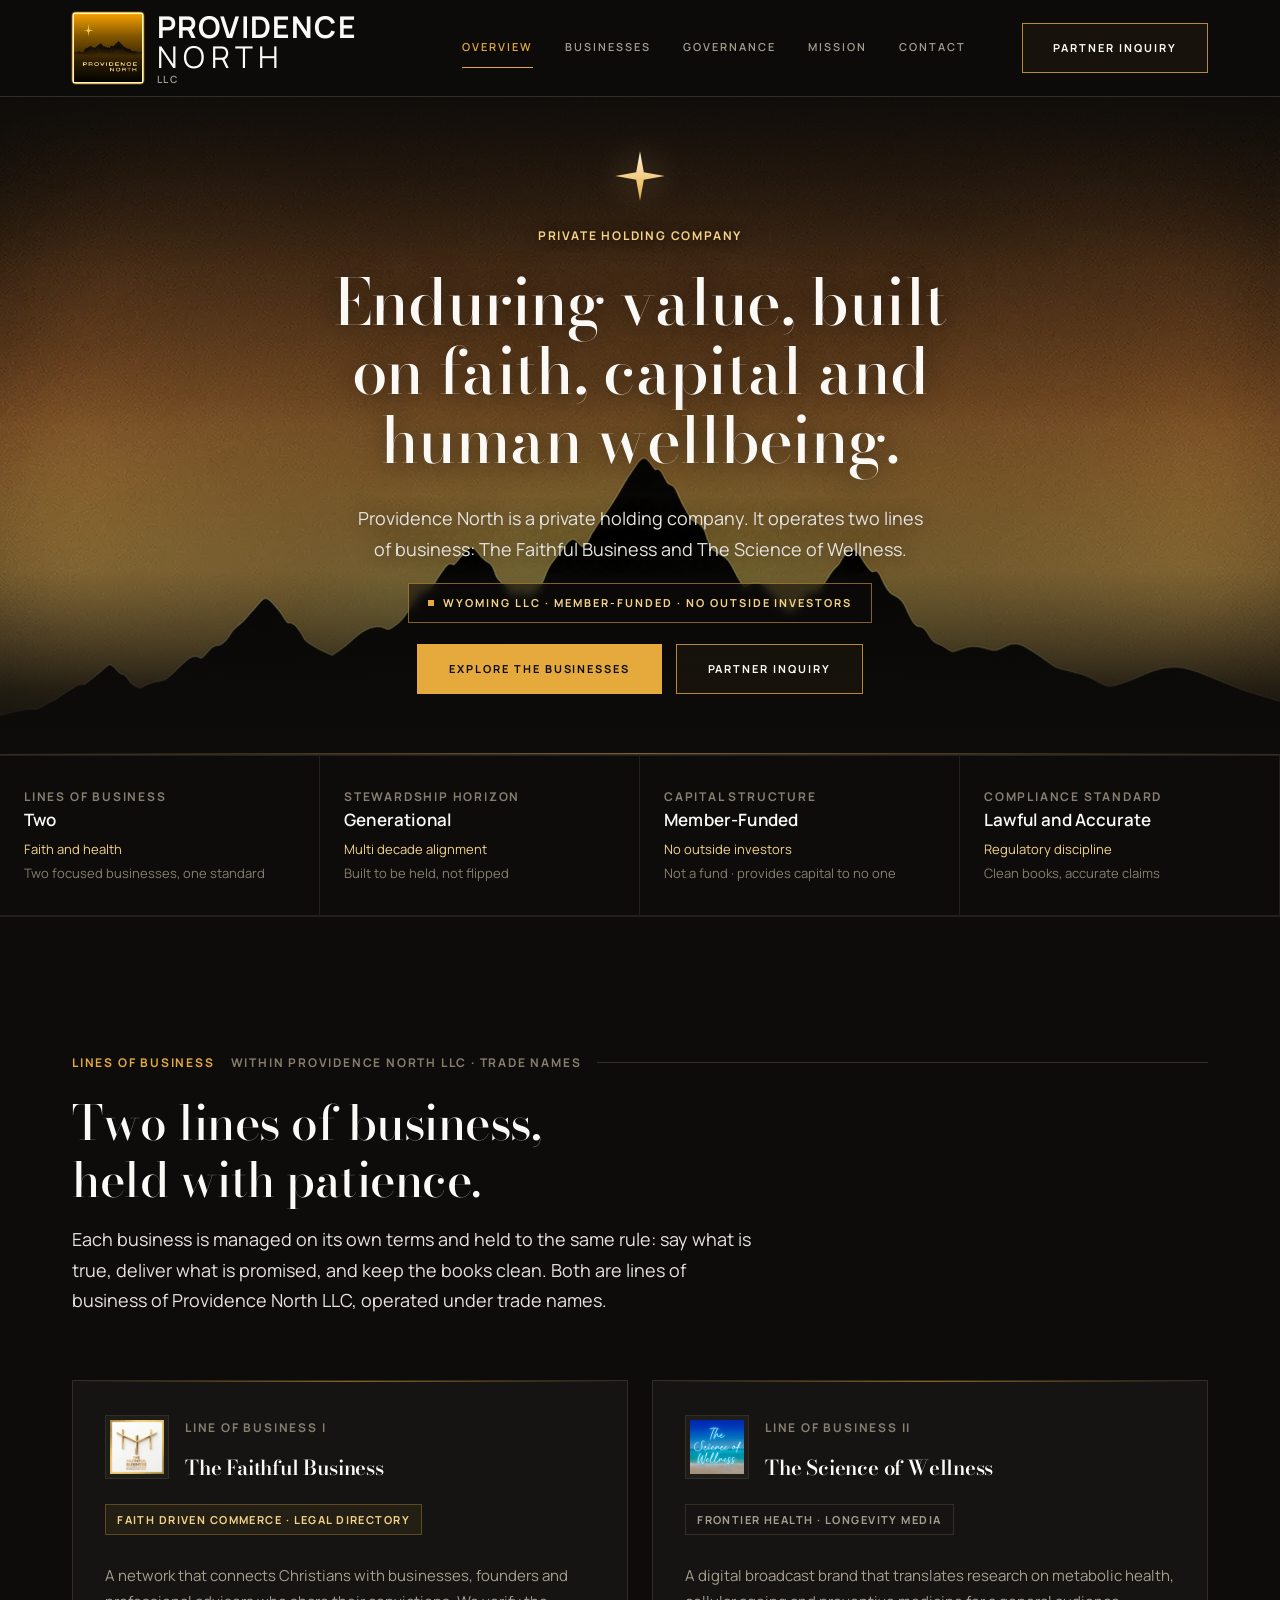
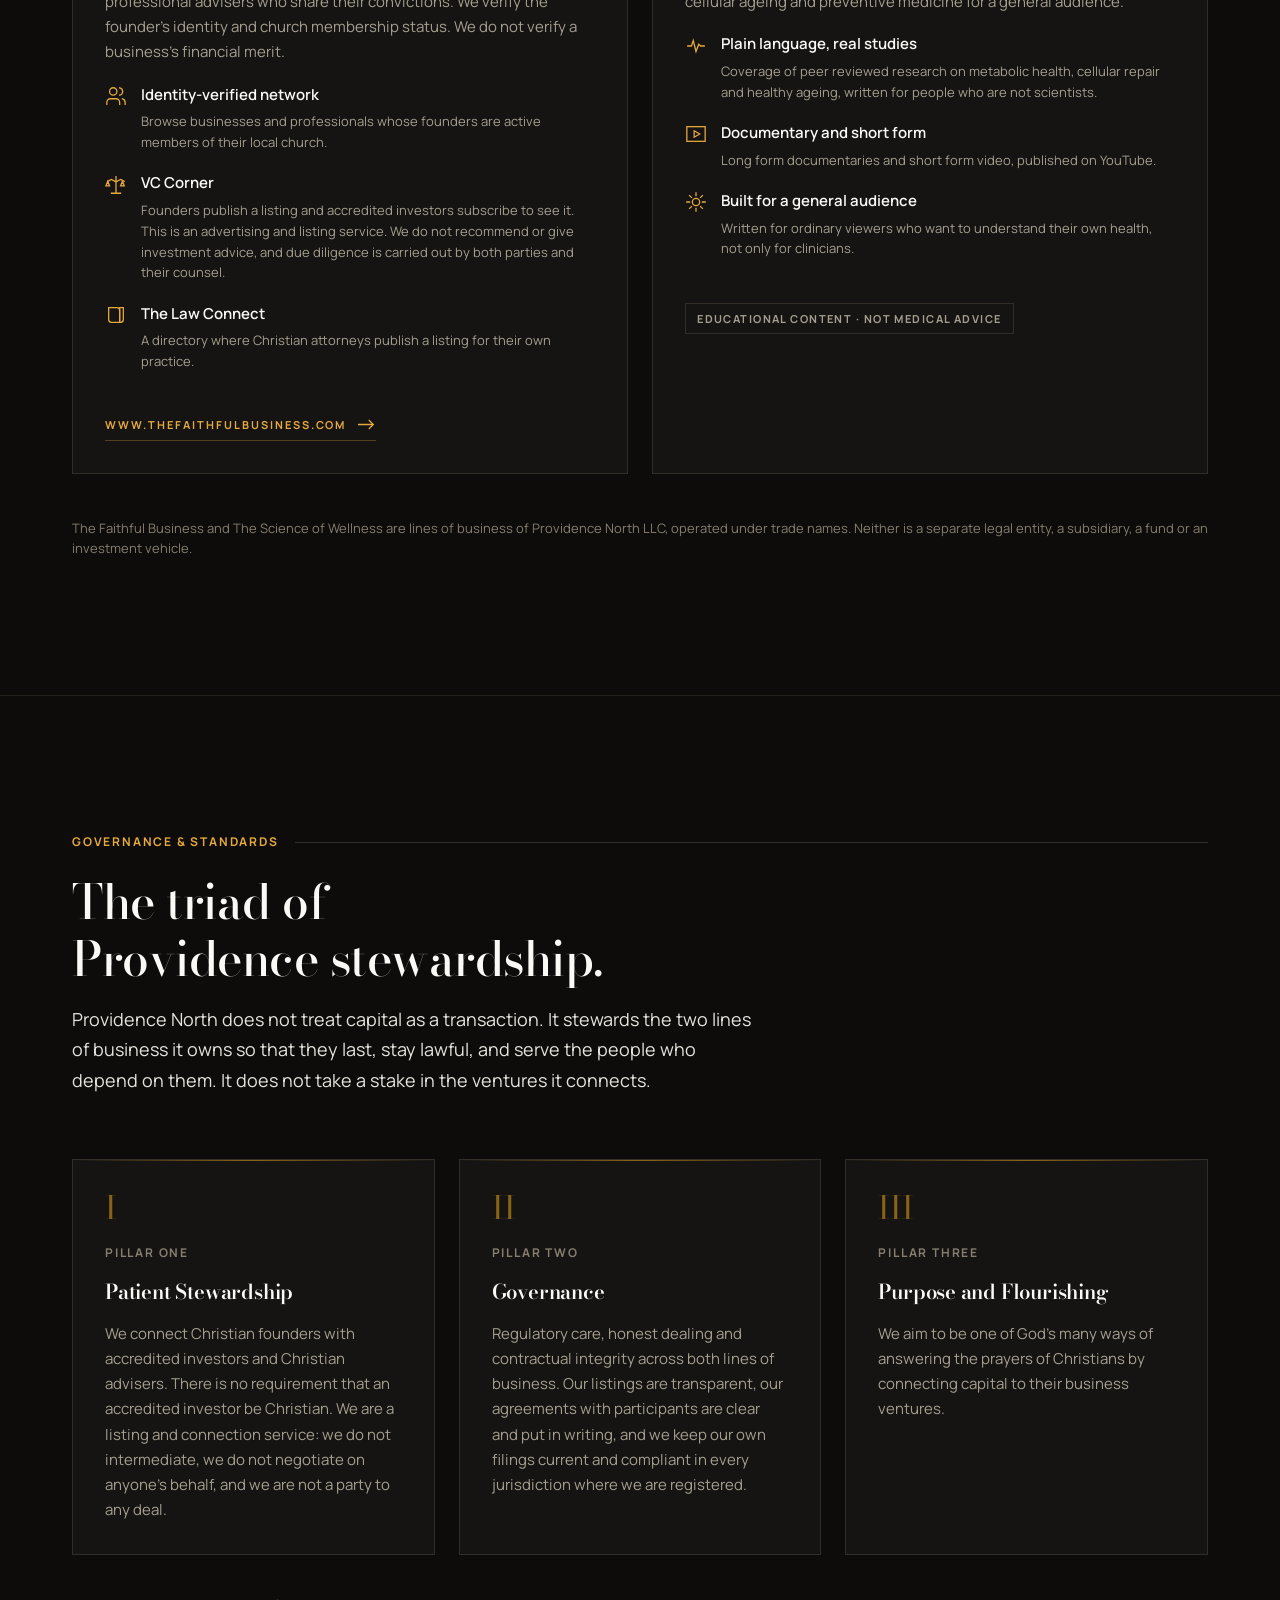
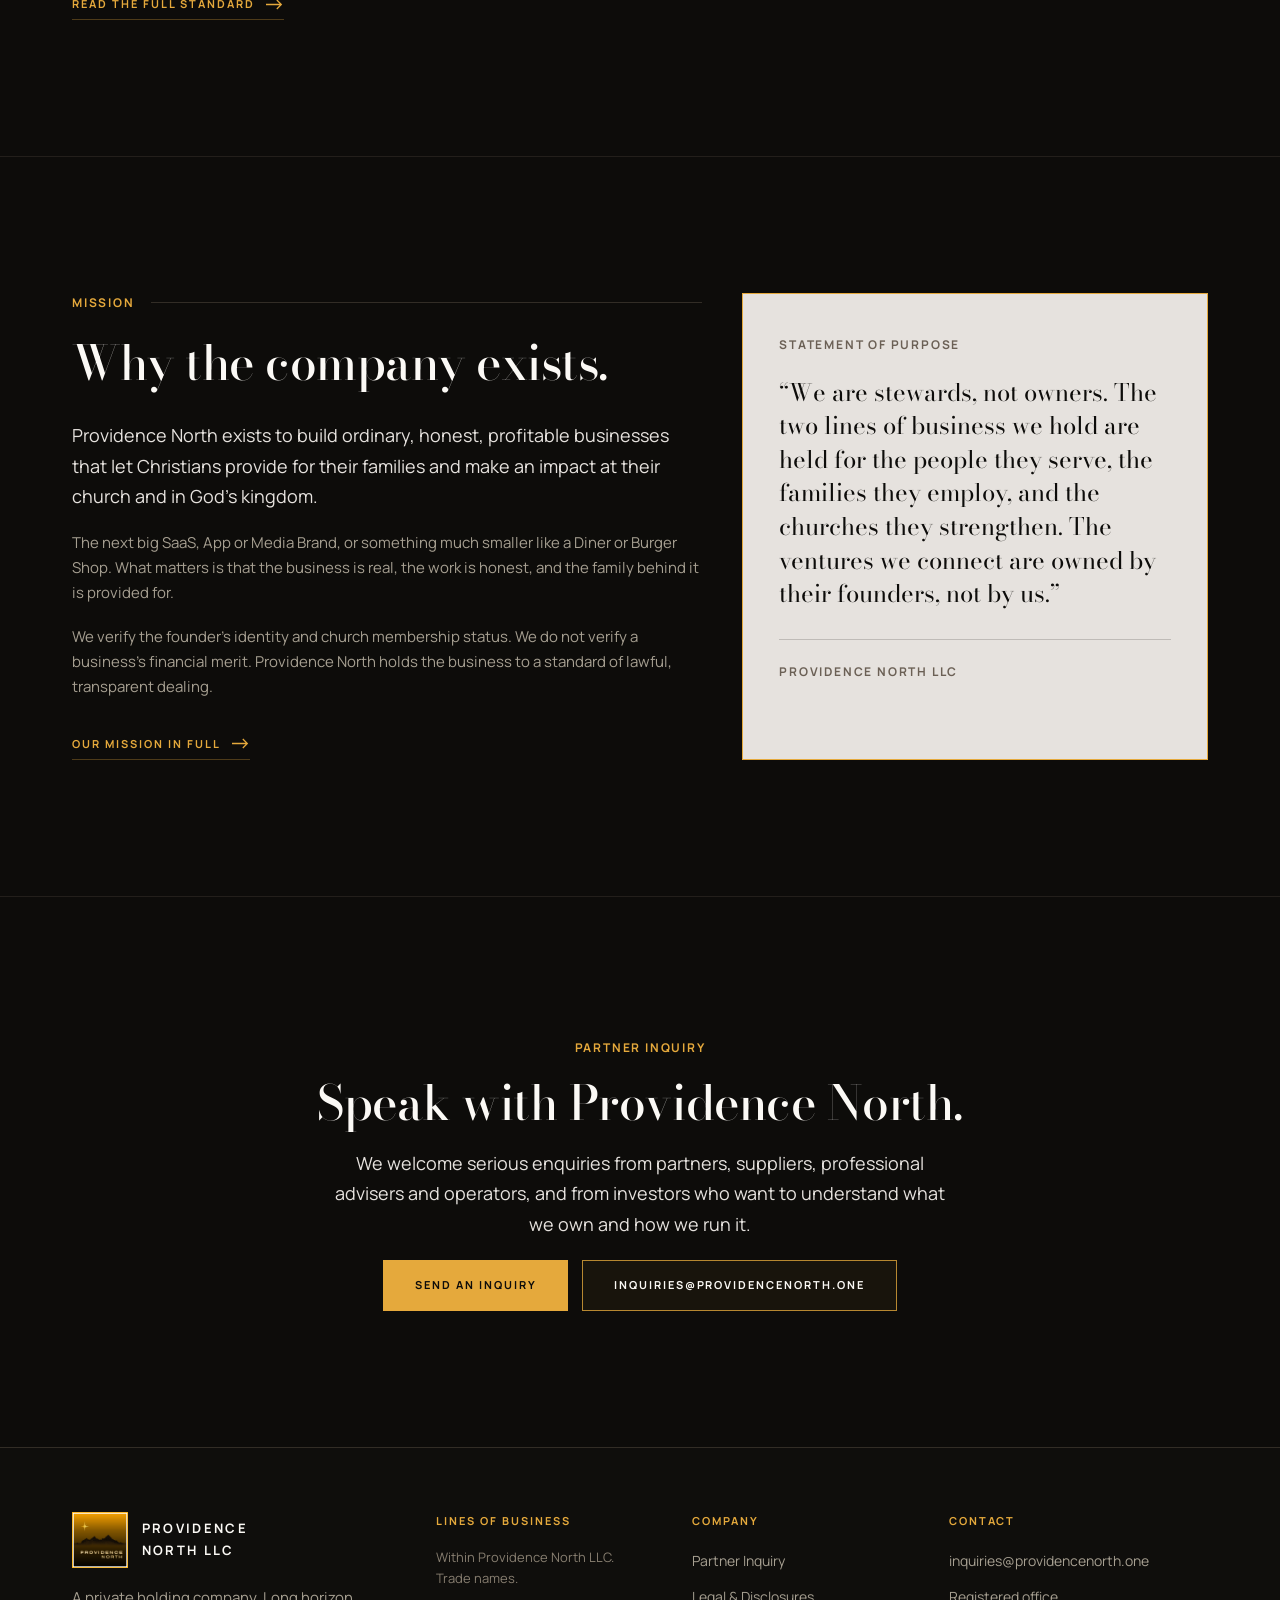
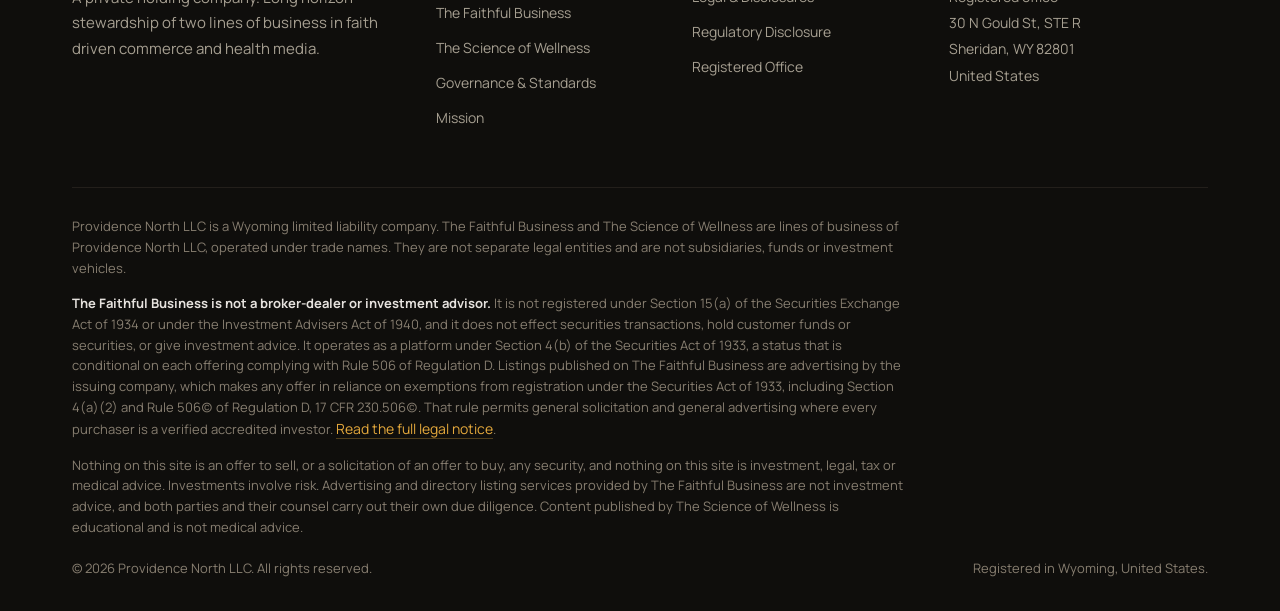
<file: index.html>
<!doctype html>
<html lang="en">
<head>
<meta charset="utf-8">
<meta name="viewport" content="width=device-width,initial-scale=1">
<meta name="google-site-verification" content="dtW0tUk5ViRbOVb6fxeZJgBTp0PClflc0gEktJw7B6U" />
<meta name="msvalidate.01" content="3877DCE52AD8A1F023DF705CC918E046" />
<title>Providence North LLC | Private holding company</title>
<meta name="description" content="Providence North LLC is the Wyoming private holding company that operates The Faithful Business and The Science of Wellness. Not a fund, broker-dealer, or investment adviser. Not a Florida D&amp;B entity, California nursing homes, or Tennessee townhomes.">
<link rel="canonical" href="https://providencenorth.one/">
<meta property="og:type" content="website">
<meta property="og:site_name" content="Providence North LLC">
<meta property="og:title" content="Providence North LLC | Private holding company">
<meta property="og:description" content="Providence North LLC is the Wyoming private holding company that operates The Faithful Business and The Science of Wellness. Not a fund, broker-dealer, or investment adviser. Not a Florida D&amp;B entity, California nursing homes, or Tennessee townhomes.">
<meta property="og:url" content="https://providencenorth.one/">
<meta property="og:image" content="https://providencenorth.one/og-image.jpg">
<meta property="og:image:type" content="image/jpeg">
<meta property="og:image:width" content="1200">
<meta property="og:image:height" content="630">
<meta name="twitter:card" content="summary_large_image">
<meta name="twitter:title" content="Providence North LLC | Private holding company">
<meta name="twitter:description" content="Providence North LLC is the Wyoming private holding company that operates The Faithful Business and The Science of Wellness. Not a fund, broker-dealer, or investment adviser. Not a Florida D&amp;B entity, California nursing homes, or Tennessee townhomes.">
<meta name="twitter:image" content="https://providencenorth.one/og-image.jpg">
<meta name="theme-color" content="#0D0C0A">
<link rel="icon" href="/favicon.svg" type="image/svg+xml">
<link rel="icon" href="/assets/img/favicon-32.png" sizes="32x32">
<link rel="apple-touch-icon" href="/assets/img/apple-touch-icon.png">
<link rel="preload" href="/assets/fonts/bodoni-moda-latin-400_700.woff2" as="font" type="font/woff2" crossorigin>
<link rel="preload" href="/assets/fonts/manrope-latin-400.woff2" as="font" type="font/woff2" crossorigin>
<link rel="stylesheet" href="/assets/css/main.css?v=76284c10">
<script type="application/ld+json">{"@context":"https://schema.org","@graph":[{"@type":"Organization","@id":"https://providencenorth.one/#organization","name":"Providence North LLC","legalName":"Providence North LLC","url":"https://providencenorth.one","description":"Providence North LLC is the Wyoming private holding company that operates The Faithful Business and The Science of Wellness. Not a fund, broker-dealer, or investment adviser. Not a Florida D&B entity, California nursing homes, or Tennessee townhomes.","logo":"https://providencenorth.one/assets/img/providence-north-logo.png","email":"inquiries@providencenorth.one","address":{"@type":"PostalAddress","streetAddress":"30 N Gould St, STE R","addressLocality":"Sheridan","addressRegion":"WY","postalCode":"82801","addressCountry":"US"},"contactPoint":{"@type":"ContactPoint","contactType":"Partner inquiries","email":"inquiries@providencenorth.one","url":"https://providencenorth.one/contact.html"},"subOrganization":[{"@type":"Organization","name":"The Faithful Business","url":"https://www.thefaithfulbusiness.com"},{"@type":"Organization","name":"The Science of Wellness"}]},{"@type":"WebSite","@id":"https://providencenorth.one/#website","url":"https://providencenorth.one/","name":"Providence North LLC","description":"Providence North LLC is the Wyoming private holding company that operates The Faithful Business and The Science of Wellness. Not a fund, broker-dealer, or investment adviser. Not a Florida D&B entity, California nursing homes, or Tennessee townhomes.","publisher":{"@id":"https://providencenorth.one/#organization"},"inLanguage":"en"},{"@type":"WebPage","@id":"https://providencenorth.one/#webpage","name":"Providence North LLC | Private holding company","description":"Providence North LLC is the Wyoming private holding company that operates The Faithful Business and The Science of Wellness. Not a fund, broker-dealer, or investment adviser. Not a Florida D&B entity, California nursing homes, or Tennessee townhomes.","url":"https://providencenorth.one/","isPartOf":{"@id":"https://providencenorth.one/#website"},"about":{"@id":"https://providencenorth.one/#organization"},"inLanguage":"en"}]}</script>
</head>
<body>
<a class="skip" href="#main">Skip to content</a>
<header class="hdr">
  <div class="wrap hdr-in">
    <a class="brand" href="/" aria-label="Providence North LLC, home">
      <img class="brand-mark" src="/assets/img/brand-mark@2x.png" alt="" width="72" height="72">
      <span class="brand-txt">
        <span class="brand-name"><span class="ln1">Providence</span><span class="ln2">North</span></span>
        <span class="brand-sub">LLC</span>
      </span>
    </a>
    <nav class="nav" aria-label="Primary"><a href="/" aria-current="page">Overview</a><a href="/portfolio.html">Businesses</a><a href="/governance.html">Governance</a><a href="/mission.html">Mission</a><a href="/contact.html">Contact</a></nav>
    <a class="btn btn-ghost hdr-cta" href="/contact.html">Partner Inquiry</a>
    <button class="burger" id="burger" aria-label="Menu" aria-expanded="false"><i></i><i></i><i></i></button>
  </div>
  <nav class="mnav" id="mnav" aria-label="Mobile"><a href="/" aria-current="page">Overview</a><a href="/portfolio.html">Businesses</a><a href="/governance.html">Governance</a><a href="/mission.html">Mission</a><a href="/contact.html">Contact</a><a href="/contact.html">Partner Inquiry</a></nav>
</header>
<section class="hero">
  <div class="hero-bg"><picture>
    <source type="image/webp" sizes="100vw" srcset="/assets/img/sky-field-760.webp 760w, /assets/img/sky-field-1280.webp 1280w, /assets/img/sky-field-2400.webp 2400w">
    <source type="image/jpeg" sizes="100vw" srcset="/assets/img/sky-field-760.jpg 760w, /assets/img/sky-field-1280.jpg 1280w, /assets/img/sky-field-2400.jpg 2400w">
    <img src="/assets/img/sky-field-1280.jpg" alt="" role="presentation" fetchpriority="high" width="2400" height="1300">
  </picture></div>
  <div class="hero-scrim" aria-hidden="true"></div>
  <div class="wrap hero-in">
    <svg class="hero-star" width="64" height="64" viewBox="0 0 24 24" aria-hidden="true"><defs><linearGradient id="sg64" x1="0" y1="1" x2="0" y2="0"><stop offset="0" stop-color="#E5A93C"/><stop offset="1" stop-color="#FFF3D6"/></linearGradient></defs><path d="M12 1 L13.7 10.3 L23 12 L13.7 13.7 L12 23 L10.3 13.7 L1 12 L10.3 10.3 Z" fill="url(#sg64)"/></svg>
    <span class="label label-gold">Private holding company</span>
    <h1 class="display">Enduring value, built on faith, capital and human wellbeing.</h1>
    <p class="lead">Providence North is a private holding company. It operates two lines of business: The Faithful Business and The Science of Wellness.</p>
    <div class="hero-pill"><span class="dot"></span>Wyoming LLC &middot; Member-funded &middot; No outside investors</div>
    <div class="hero-cta">
      <a class="btn btn-primary" href="/portfolio.html">Explore the businesses</a>
      <a class="btn btn-ghost" href="/contact.html">Partner Inquiry</a>
    </div>
  </div>
  <div class="hairline"></div>
</section>
<section aria-label="Company at a glance">
  <div class="pillars">
      <div class="pillar"><div class="label">Lines of Business</div><div class="k">Two</div><div class="v">Faith and health</div><div class="u">Two focused businesses, one standard</div></div>
      <div class="pillar"><div class="label">Stewardship Horizon</div><div class="k">Generational</div><div class="v">Multi decade alignment</div><div class="u">Built to be held, not flipped</div></div>
      <div class="pillar"><div class="label">Capital Structure</div><div class="k">Member-Funded</div><div class="v">No outside investors</div><div class="u">Not a fund &middot; provides capital to no one</div></div>
      <div class="pillar"><div class="label">Compliance Standard</div><div class="k">Lawful and Accurate</div><div class="v">Regulatory discipline</div><div class="u">Clean books, accurate claims</div></div>
  </div>
</section>
<section class="sec" id="portfolio">
  <div class="wrap">
    <div class="eyebrow-row"><span class="label label-gold">Lines of Business</span><span class="label">Within Providence North LLC &middot; Trade Names</span></div>
    <h2 class="h2" style="max-width:24ch">Two lines of business, held with patience.</h2>
    <p class="lead mt-s" style="max-width:62ch">Each business is managed on its own terms and held to the same rule: say what is true, deliver what is promised, and keep the books clean. Both are lines of business of Providence North LLC, operated under trade names.</p>

    <div class="grid2 mt-xl">
      <article class="card" id="faithful-business">
        <div class="entity-head">
          <img src="/assets/img/the-faithful-business-logo.png" alt="The Faithful Business logo">
          <div><span class="label">Line of Business I</span><h3 class="h3 mt-s">The Faithful Business</h3></div>
        </div>
        <span class="chip">Faith driven commerce &middot; Legal directory</span>
        <p class="body mt-m">A network that connects Christians with businesses, founders and professional advisers who share their convictions. We verify the founder’s identity and church membership status. We do not verify a business’s financial merit.</p>
        <div class="feat"><svg viewBox="0 0 24 24" fill="none" stroke="#E5A93C" stroke-width="1.4" stroke-linecap="square"><path d="M16 21v-2a4 4 0 0 0-4-4H6a4 4 0 0 0-4 4v2"/><circle cx="9" cy="7" r="4"/><path d="M22 21v-2a4 4 0 0 0-3-3.87"/><path d="M16 3.13A4 4 0 0 1 16 11"/></svg><div><div class="ft">Identity-verified network</div><div class="fb">Browse businesses and professionals whose founders are active members of their local church.</div></div></div>
        <div class="feat"><svg viewBox="0 0 24 24" fill="none" stroke="#E5A93C" stroke-width="1.4" stroke-linecap="square"><path d="M12 3v18M7 21h10M3 8l4-2 4 2M13 8l4-2 4 2"/><path d="M3 8l-2 5h4zM19 8l-2 5h4z"/></svg><div><div class="ft">VC Corner</div><div class="fb">Founders publish a listing and accredited investors subscribe to see it. This is an advertising and listing service. We do not recommend or give investment advice, and due diligence is carried out by both parties and their counsel.</div></div></div>
        <div class="feat"><svg viewBox="0 0 24 24" fill="none" stroke="#E5A93C" stroke-width="1.4" stroke-linecap="square"><path d="M4 4h9a3 3 0 0 1 3 3v13H7a3 3 0 0 1-3-3z"/><path d="M20 4h-4v16h1a3 3 0 0 0 3-3z"/></svg><div><div class="ft">The Law Connect</div><div class="fb">A directory where Christian attorneys publish a listing for their own practice.</div></div></div>
        <a class="tlink mt-l" href="https://www.thefaithfulbusiness.com" rel="noopener" target="_blank" style="display:inline-flex">www.thefaithfulbusiness.com <svg class="chev" viewBox="0 0 20 12" width="18" height="11" fill="none" stroke="#E5A93C" stroke-width="1.4"><path d="M0 6h17M12 1l5 5-5 5"/></svg></a>
      </article>

      <article class="card" id="science-of-wellness">
        <div class="entity-head">
          <img src="/assets/img/the-science-of-wellness-logo.png" alt="The Science of Wellness logo">
          <div><span class="label">Line of Business II</span><h3 class="h3 mt-s">The Science of Wellness</h3></div>
        </div>
        <span class="chip chip-mute">Frontier health &middot; Longevity media</span>
        <p class="body mt-m">A digital broadcast brand that translates research on metabolic health, cellular ageing and preventive medicine for a general audience.</p>
        <div class="feat"><svg viewBox="0 0 24 24" fill="none" stroke="#E5A93C" stroke-width="1.4" stroke-linecap="square"><path d="M3 12h4l2-6 3 12 3-8 2 2h4"/></svg><div><div class="ft">Plain language, real studies</div><div class="fb">Coverage of peer reviewed research on metabolic health, cellular repair and healthy ageing, written for people who are not scientists.</div></div></div>
        <div class="feat"><svg viewBox="0 0 24 24" fill="none" stroke="#E5A93C" stroke-width="1.4" stroke-linecap="square"><rect x="2" y="4" width="20" height="16"/><path d="M10 8.5l6 3.5-6 3.5z"/></svg><div><div class="ft">Documentary and short form</div><div class="fb">Long form documentaries and short form video, published on YouTube.</div></div></div>
        <div class="feat"><svg viewBox="0 0 24 24" fill="none" stroke="#E5A93C" stroke-width="1.4" stroke-linecap="square"><circle cx="12" cy="12" r="4"/><path d="M12 2v3M12 19v3M2 12h3M19 12h3M5 5l2 2M17 17l2 2M19 5l-2 2M7 17l-2 2"/></svg><div><div class="ft">Built for a general audience</div><div class="fb">Written for ordinary viewers who want to understand their own health, not only for clinicians.</div></div></div>
        <span class="chip chip-mute mt-l" style="display:inline-flex">Educational content &middot; Not medical advice</span>
      </article>
    </div>
    <p class="small mt-l">The Faithful Business and The Science of Wellness are lines of business of Providence North LLC, operated under trade names. Neither is a separate legal entity, a subsidiary, a fund or an investment vehicle.</p>
  </div>
</section>
<section class="sec" id="governance">
  <div class="wrap">
    <div class="eyebrow-row"><span class="label label-gold">Governance &amp; Standards</span></div>
    <h2 class="h2" style="max-width:26ch">The triad of Providence stewardship.</h2>
    <p class="lead mt-s" style="max-width:62ch">Providence North does not treat capital as a transaction. It stewards the two lines of business it owns so that they last, stay lawful, and serve the people who depend on them. It does not take a stake in the ventures it connects.</p>
    <div class="grid3 mt-xl">
      <div class="card">
        <span class="triad-no">I</span>
        <span class="label mt-s" style="display:block">Pillar One</span>
        <h3 class="h3 mt-s">Patient Stewardship</h3>
        <p class="body mt-s">We connect Christian founders with accredited investors and Christian advisers. There is no requirement that an accredited investor be Christian. We are a listing and connection service: we do not intermediate, we do not negotiate on anyone's behalf, and we are not a party to any deal.</p>
      </div>
      <div class="card">
        <span class="triad-no">II</span>
        <span class="label mt-s" style="display:block">Pillar Two</span>
        <h3 class="h3 mt-s">Governance</h3>
        <p class="body mt-s">Regulatory care, honest dealing and contractual integrity across both lines of business. Our listings are transparent, our agreements with participants are clear and put in writing, and we keep our own filings current and compliant in every jurisdiction where we are registered.</p>
      </div>
      <div class="card">
        <span class="triad-no">III</span>
        <span class="label mt-s" style="display:block">Pillar Three</span>
        <h3 class="h3 mt-s">Purpose and Flourishing</h3>
        <p class="body mt-s">We aim to be one of God’s many ways of answering the prayers of Christians by connecting capital to their business ventures.</p>
      </div>
    </div>
    <a class="tlink mt-l" href="/governance.html" style="display:inline-flex;margin-top:2.5rem">Read the full standard <svg class="chev" viewBox="0 0 20 12" width="18" height="11" fill="none" stroke="#E5A93C" stroke-width="1.4"><path d="M0 6h17M12 1l5 5-5 5"/></svg></a>
  </div>
</section>
<section class="sec" id="mission">
  <div class="wrap">
    <div class="split">
      <div>
        <div class="eyebrow-row"><span class="label label-gold">Mission</span></div>
        <h2 class="h2">Why the company exists.</h2>
        <div class="stack mt-m">
          <p class="lead">Providence North exists to build ordinary, honest, profitable businesses that let Christians provide for their families and make an impact at their church and in God's kingdom.</p>
          <p class="body">The next big SaaS, App or Media Brand, or something much smaller like a Diner or Burger Shop. What matters is that the business is real, the work is honest, and the family behind it is provided for.</p>
          <p class="body">We verify the founder’s identity and church membership status. We do not verify a business’s financial merit. Providence North holds the business to a standard of lawful, transparent dealing.</p>
        </div>
        <a class="tlink mt-l" href="/mission.html" style="display:inline-flex;margin-top:2.2rem">Our mission in full <svg class="chev" viewBox="0 0 20 12" width="18" height="11" fill="none" stroke="#E5A93C" stroke-width="1.4"><path d="M0 6h17M12 1l5 5-5 5"/></svg></a>
      </div>
      <div class="ivory">
        <span class="label">Statement of Purpose</span>
        <p style="font-family:var(--font-display);font-size:1.5rem;line-height:1.4;margin-top:1.2rem;color:#0D0C0A">
          &ldquo;We are stewards, not owners. The two lines of business we hold are held for the people they serve, the families they employ, and the churches they strengthen. The ventures we connect are owned by their founders, not by us.&rdquo;
        </p>
        <hr class="mt-l" style="border:0;height:1px;background:rgba(13,12,10,.18);margin:1.75rem 0 1.1rem">
        <span class="label">Providence North LLC</span>
      </div>
    </div>
  </div>
</section>
<section class="sec">
  <div class="wrap center">
    <span class="label label-gold">Partner Inquiry</span>
    <h2 class="h2 mt-s" style="max-width:22ch;margin-left:auto;margin-right:auto">Speak with Providence North.</h2>
    <p class="lead mt-s" style="max-width:56ch;margin-left:auto;margin-right:auto">We welcome serious enquiries from partners, suppliers, professional advisers and operators, and from investors who want to understand what we own and how we run it.</p>
    <div class="hero-cta">
      <a class="btn btn-primary" href="/contact.html">Send an inquiry</a>
      <a class="btn btn-ghost" href="mailto:inquiries@providencenorth.one">inquiries@providencenorth.one</a>
    </div>
  </div>
</section>
<footer class="ftr">
  <div class="wrap">
    <div class="ftr-grid">
      <div>
        <div class="ftr-brand">
          <img src="/assets/img/brand-mark@2x.png" alt="Providence North LLC" width="64" height="64">
          <span class="n">Providence<br>North LLC</span>
        </div>
        <p class="body" style="max-width:34ch">A private holding company. Long horizon stewardship of two lines of business in faith driven commerce and health media.</p>
      </div>
      <div>
        <h5>Lines of Business</h5>
        <p class="small" style="margin:.35rem 0 .6rem">Within Providence North LLC. Trade&nbsp;names.</p>
        <ul>
          <li><a href="/portfolio.html#faithful-business">The Faithful Business</a></li>
          <li><a href="/portfolio.html#science-of-wellness">The Science of Wellness</a></li>
          <li><a href="/governance.html">Governance &amp; Standards</a></li>
          <li><a href="/mission.html">Mission</a></li>
        </ul>
      </div>
      <div>
        <h5>Company</h5>
        <ul>
          <li><a href="/contact.html">Partner Inquiry</a></li>
          <li><a href="/legal.html">Legal &amp; Disclosures</a></li>
          <li><a href="/governance.html#disclosure">Regulatory Disclosure</a></li>
          <li><a href="/contact.html">Registered Office</a></li>
        </ul>
      </div>
      <div>
        <h5>Contact</h5>
        <ul>
          <li><a href="mailto:inquiries@providencenorth.one">inquiries@providencenorth.one</a></li>
          <li><span class="f">Registered office<br>30 N Gould St, STE R<br>Sheridan, WY 82801<br>United States</span></li>
        </ul>
      </div>
    </div>
    <div class="legal">
      <p class="small">Providence North LLC is a Wyoming limited liability company. The Faithful Business and The Science of Wellness are lines of business of Providence North LLC, operated under trade names. They are not separate legal entities and are not subsidiaries, funds or investment vehicles.</p>
      <p class="small"><strong>The Faithful Business is not a broker-dealer or investment advisor.</strong> It is not registered under Section 15(a) of the Securities Exchange Act of 1934 or under the Investment Advisers Act of 1940, and it does not effect securities transactions, hold customer funds or securities, or give investment advice. It operates as a platform under Section 4(b) of the Securities Act of 1933, a status that is conditional on each offering complying with Rule 506 of Regulation D. Listings published on The Faithful Business are advertising by the issuing company, which makes any offer in reliance on exemptions from registration under the Securities Act of 1933, including Section 4(a)(2) and Rule 506(c) of Regulation D, 17 CFR 230.506(c). That rule permits general solicitation and general advertising where every purchaser is a verified accredited investor. <a href="/legal.html">Read the full legal notice</a>.</p>
      <p class="small">Nothing on this site is an offer to sell, or a solicitation of an offer to buy, any security, and nothing on this site is investment, legal, tax or medical advice. Investments involve risk. Advertising and directory listing services provided by The Faithful Business are not investment advice, and both parties and their counsel carry out their own due diligence. Content published by The Science of Wellness is educational and is not medical advice.</p>
      <div class="copy">
        <span class="small">&copy; 2026 Providence North LLC. All rights reserved.</span>
        <span class="small">Registered in Wyoming, United States.</span>
      </div>
    </div>
  </div>
</footer>
<script src="/assets/js/main.js" defer></script>
</body></html>
</file>
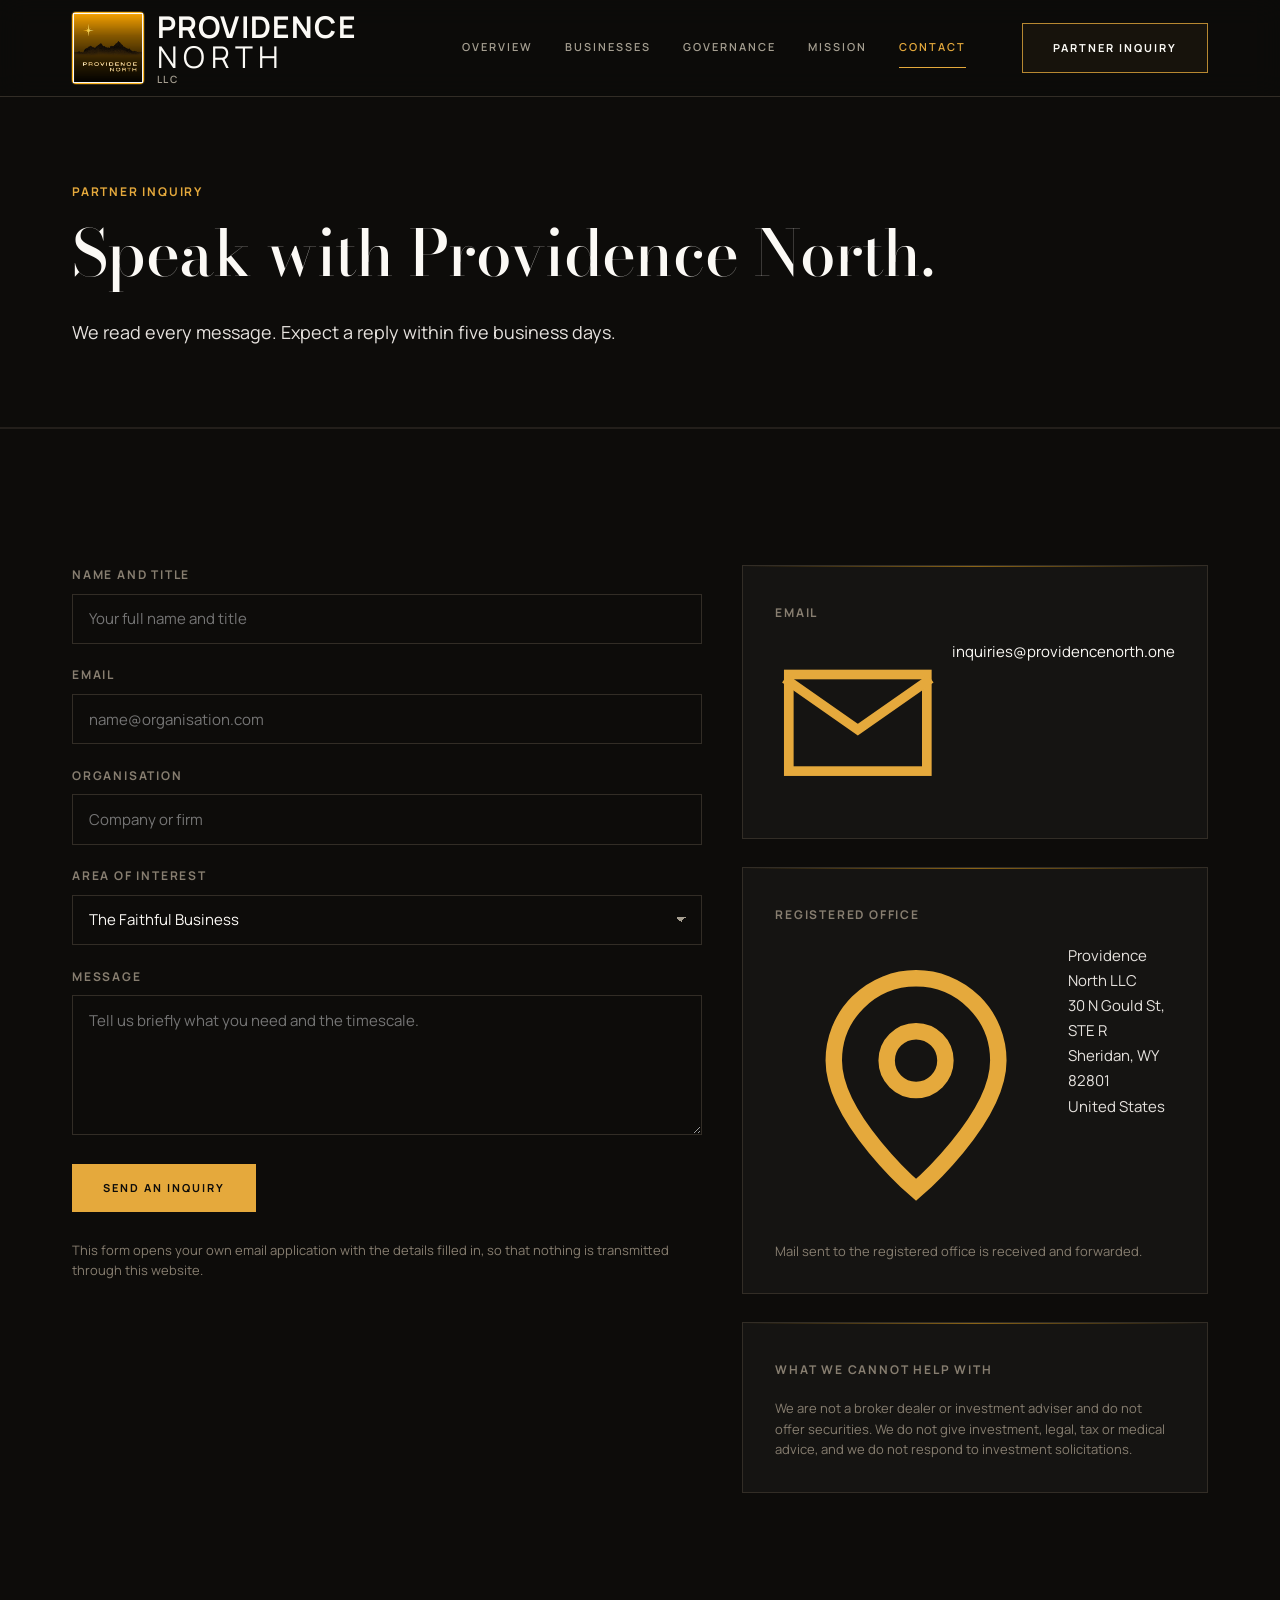
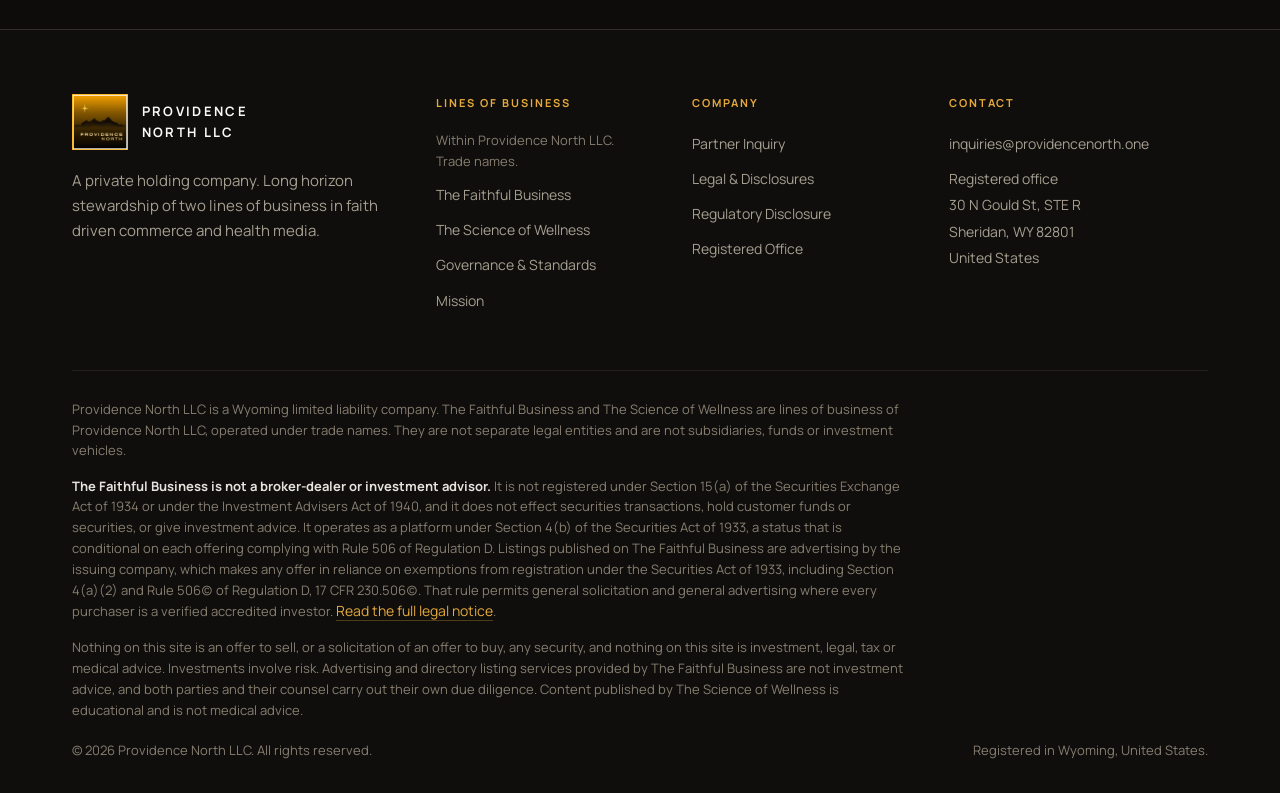
<file: contact.html>
<!doctype html>
<html lang="en">
<head>
<meta charset="utf-8">
<meta name="viewport" content="width=device-width,initial-scale=1">
<meta name="google-site-verification" content="dtW0tUk5ViRbOVb6fxeZJgBTp0PClflc0gEktJw7B6U" />
<meta name="msvalidate.01" content="3877DCE52AD8A1F023DF705CC918E046" />
<title>Partner Inquiry | Providence North LLC</title>
<meta name="description" content="Contact Providence North LLC at inquiries@providencenorth.one. Registered office in Sheridan, Wyoming, United States.">
<link rel="canonical" href="https://providencenorth.one/contact.html">
<meta property="og:type" content="website">
<meta property="og:site_name" content="Providence North LLC">
<meta property="og:title" content="Partner Inquiry | Providence North LLC">
<meta property="og:description" content="Contact Providence North LLC at inquiries@providencenorth.one. Registered office in Sheridan, Wyoming, United States.">
<meta property="og:url" content="https://providencenorth.one/contact.html">
<meta property="og:image" content="https://providencenorth.one/og-image.jpg">
<meta property="og:image:type" content="image/jpeg">
<meta property="og:image:width" content="1200">
<meta property="og:image:height" content="630">
<meta name="twitter:card" content="summary_large_image">
<meta name="twitter:title" content="Partner Inquiry | Providence North LLC">
<meta name="twitter:description" content="Contact Providence North LLC at inquiries@providencenorth.one. Registered office in Sheridan, Wyoming, United States.">
<meta name="twitter:image" content="https://providencenorth.one/og-image.jpg">
<meta name="theme-color" content="#0D0C0A">
<link rel="icon" href="/favicon.svg" type="image/svg+xml">
<link rel="icon" href="/assets/img/favicon-32.png" sizes="32x32">
<link rel="apple-touch-icon" href="/assets/img/apple-touch-icon.png">
<link rel="preload" href="/assets/fonts/bodoni-moda-latin-400_700.woff2" as="font" type="font/woff2" crossorigin>
<link rel="preload" href="/assets/fonts/manrope-latin-400.woff2" as="font" type="font/woff2" crossorigin>
<link rel="stylesheet" href="/assets/css/main.css?v=76284c10">
<script type="application/ld+json">{"@context":"https://schema.org","@graph":[{"@type":"Organization","@id":"https://providencenorth.one/#organization","name":"Providence North LLC","legalName":"Providence North LLC","url":"https://providencenorth.one","description":"Providence North LLC is the Wyoming private holding company that operates The Faithful Business and The Science of Wellness. Not a fund, broker-dealer, or investment adviser. Not a Florida D&B entity, California nursing homes, or Tennessee townhomes.","logo":"https://providencenorth.one/assets/img/providence-north-logo.png","email":"inquiries@providencenorth.one","address":{"@type":"PostalAddress","streetAddress":"30 N Gould St, STE R","addressLocality":"Sheridan","addressRegion":"WY","postalCode":"82801","addressCountry":"US"},"contactPoint":{"@type":"ContactPoint","contactType":"Partner inquiries","email":"inquiries@providencenorth.one","url":"https://providencenorth.one/contact.html"},"subOrganization":[{"@type":"Organization","name":"The Faithful Business","url":"https://www.thefaithfulbusiness.com"},{"@type":"Organization","name":"The Science of Wellness"}]},{"@type":"ContactPage","@id":"https://providencenorth.one/contact.html#webpage","name":"Partner Inquiry | Providence North LLC","description":"Contact Providence North LLC at inquiries@providencenorth.one. Registered office in Sheridan, Wyoming, United States.","url":"https://providencenorth.one/contact.html","isPartOf":{"@id":"https://providencenorth.one/#website"},"about":{"@id":"https://providencenorth.one/#organization"},"inLanguage":"en"}]}</script>
</head>
<body>
<a class="skip" href="#main">Skip to content</a>
<header class="hdr">
  <div class="wrap hdr-in">
    <a class="brand" href="/" aria-label="Providence North LLC, home">
      <img class="brand-mark" src="/assets/img/brand-mark@2x.png" alt="" width="72" height="72">
      <span class="brand-txt">
        <span class="brand-name"><span class="ln1">Providence</span><span class="ln2">North</span></span>
        <span class="brand-sub">LLC</span>
      </span>
    </a>
    <nav class="nav" aria-label="Primary"><a href="/">Overview</a><a href="/portfolio.html">Businesses</a><a href="/governance.html">Governance</a><a href="/mission.html">Mission</a><a href="/contact.html" aria-current="page">Contact</a></nav>
    <a class="btn btn-ghost hdr-cta" href="/contact.html">Partner Inquiry</a>
    <button class="burger" id="burger" aria-label="Menu" aria-expanded="false"><i></i><i></i><i></i></button>
  </div>
  <nav class="mnav" id="mnav" aria-label="Mobile"><a href="/">Overview</a><a href="/portfolio.html">Businesses</a><a href="/governance.html">Governance</a><a href="/mission.html">Mission</a><a href="/contact.html" aria-current="page">Contact</a><a href="/contact.html">Partner Inquiry</a></nav>
</header>
<section class="page-head">
  <div class="wrap">
    <span class="label label-gold">Partner Inquiry</span>
    <h1 class="display mt-s" style="max-width:22ch">Speak with Providence North.</h1>
    <p class="lead mt-m" style="max-width:62ch">We read every message. Expect a reply within five business days.</p>
  </div>
</section>
<section class="sec">
  <div class="wrap">
    <div class="split">
      <div>
        <form id="inquiry" novalidate>
          <div class="field"><label class="label" for="f-name">Name and title</label>
            <input id="f-name" name="name" type="text" placeholder="Your full name and title" required></div>
          <div class="field"><label class="label" for="f-email">Email</label>
            <input id="f-email" name="email" type="email" placeholder="name@organisation.com" required></div>
          <div class="field"><label class="label" for="f-org">Organisation</label>
            <input id="f-org" name="org" type="text" placeholder="Company or firm"></div>
          <div class="field"><label class="label" for="f-area">Area of interest</label>
            <select id="f-area" name="area">
              <option>The Faithful Business</option>
              <option>The Science of Wellness</option>
              <option>Supplying or partnering with a Providence North company</option>
              <option>Professional services</option>
              <option>Media or press</option>
              <option>Something else</option>
            </select></div>
          <div class="field"><label class="label" for="f-msg">Message</label>
            <textarea id="f-msg" name="message" placeholder="Tell us briefly what you need and the timescale."></textarea></div>
          <button class="btn btn-primary" type="submit">Send an inquiry</button>
          <p class="small mt-m">This form opens your own email application with the details filled in, so that nothing is transmitted through this website.</p>
          <div id="sent" style="display:none" class="card mt-m">
            <span class="label label-gold">Ready to send</span>
            <p class="body mt-s">Your email application should now be open with the message prepared. If it did not open, write to <a href="mailto:inquiries@providencenorth.one" style="color:var(--gold)">inquiries@providencenorth.one</a> directly.</p>
          </div>
        </form>
      </div>
      <div>
        <div class="card">
          <span class="label">Email</span>
          <p class="mt-s" style="display:flex;gap:.7rem;align-items:flex-start"><svg viewBox="0 0 24 24" fill="none" stroke="#E5A93C" stroke-width="1.4" stroke-linecap="square"><rect x="2" y="5" width="20" height="14"/><path d="M2 6l10 7L22 6"/></svg><a href="mailto:inquiries@providencenorth.one" style="color:var(--ivory);font-size:.9375rem">inquiries@providencenorth.one</a></p>
        </div>
        <div class="card mt-m">
          <span class="label">Registered office</span>
          <p class="mt-s" style="display:flex;gap:.7rem;align-items:flex-start"><svg viewBox="0 0 24 24" fill="none" stroke="#E5A93C" stroke-width="1.4" stroke-linecap="square"><path d="M12 21s7-6 7-11a7 7 0 1 0-14 0c0 5 7 11 7 11z"/><circle cx="12" cy="10" r="2.5"/></svg><span class="body" style="color:var(--bone)">Providence North LLC<br>30 N Gould St, STE R<br>Sheridan, WY 82801<br>United States</span></p>
          <p class="small mt-s">Mail sent to the registered office is received and forwarded.</p>
        </div>
        <div class="card mt-m">
          <span class="label">What we cannot help with</span>
          <p class="small mt-s">We are not a broker dealer or investment adviser and do not offer securities. We do not give investment, legal, tax or medical advice, and we do not respond to investment solicitations.</p>
        </div>
      </div>
    </div>
  </div>
</section>
<script>
document.getElementById('inquiry').addEventListener('submit',function(e){
  e.preventDefault();
  var f=e.target, g=function(n){return (f.querySelector('[name="'+n+'"]').value||'').trim();};
  var body = 'Name and title: '+g('name')+'\nEmail: '+g('email')+'\nOrganisation: '+g('org')+
             '\nArea of interest: '+g('area')+'\n\n'+g('message')+'\n';
  window.location.href = 'mailto:inquiries@providencenorth.one?subject='+
    encodeURIComponent('Partner Inquiry - '+g('org'))+'&body='+encodeURIComponent(body);
  document.getElementById('sent').style.display='block';
  document.getElementById('sent').scrollIntoView({block:'nearest'});
});
</script><footer class="ftr">
  <div class="wrap">
    <div class="ftr-grid">
      <div>
        <div class="ftr-brand">
          <img src="/assets/img/brand-mark@2x.png" alt="Providence North LLC" width="64" height="64">
          <span class="n">Providence<br>North LLC</span>
        </div>
        <p class="body" style="max-width:34ch">A private holding company. Long horizon stewardship of two lines of business in faith driven commerce and health media.</p>
      </div>
      <div>
        <h5>Lines of Business</h5>
        <p class="small" style="margin:.35rem 0 .6rem">Within Providence North LLC. Trade&nbsp;names.</p>
        <ul>
          <li><a href="/portfolio.html#faithful-business">The Faithful Business</a></li>
          <li><a href="/portfolio.html#science-of-wellness">The Science of Wellness</a></li>
          <li><a href="/governance.html">Governance &amp; Standards</a></li>
          <li><a href="/mission.html">Mission</a></li>
        </ul>
      </div>
      <div>
        <h5>Company</h5>
        <ul>
          <li><a href="/contact.html">Partner Inquiry</a></li>
          <li><a href="/legal.html">Legal &amp; Disclosures</a></li>
          <li><a href="/governance.html#disclosure">Regulatory Disclosure</a></li>
          <li><a href="/contact.html">Registered Office</a></li>
        </ul>
      </div>
      <div>
        <h5>Contact</h5>
        <ul>
          <li><a href="mailto:inquiries@providencenorth.one">inquiries@providencenorth.one</a></li>
          <li><span class="f">Registered office<br>30 N Gould St, STE R<br>Sheridan, WY 82801<br>United States</span></li>
        </ul>
      </div>
    </div>
    <div class="legal">
      <p class="small">Providence North LLC is a Wyoming limited liability company. The Faithful Business and The Science of Wellness are lines of business of Providence North LLC, operated under trade names. They are not separate legal entities and are not subsidiaries, funds or investment vehicles.</p>
      <p class="small"><strong>The Faithful Business is not a broker-dealer or investment advisor.</strong> It is not registered under Section 15(a) of the Securities Exchange Act of 1934 or under the Investment Advisers Act of 1940, and it does not effect securities transactions, hold customer funds or securities, or give investment advice. It operates as a platform under Section 4(b) of the Securities Act of 1933, a status that is conditional on each offering complying with Rule 506 of Regulation D. Listings published on The Faithful Business are advertising by the issuing company, which makes any offer in reliance on exemptions from registration under the Securities Act of 1933, including Section 4(a)(2) and Rule 506(c) of Regulation D, 17 CFR 230.506(c). That rule permits general solicitation and general advertising where every purchaser is a verified accredited investor. <a href="/legal.html">Read the full legal notice</a>.</p>
      <p class="small">Nothing on this site is an offer to sell, or a solicitation of an offer to buy, any security, and nothing on this site is investment, legal, tax or medical advice. Investments involve risk. Advertising and directory listing services provided by The Faithful Business are not investment advice, and both parties and their counsel carry out their own due diligence. Content published by The Science of Wellness is educational and is not medical advice.</p>
      <div class="copy">
        <span class="small">&copy; 2026 Providence North LLC. All rights reserved.</span>
        <span class="small">Registered in Wyoming, United States.</span>
      </div>
    </div>
  </div>
</footer>
<script src="/assets/js/main.js" defer></script>
</body></html>
</file>
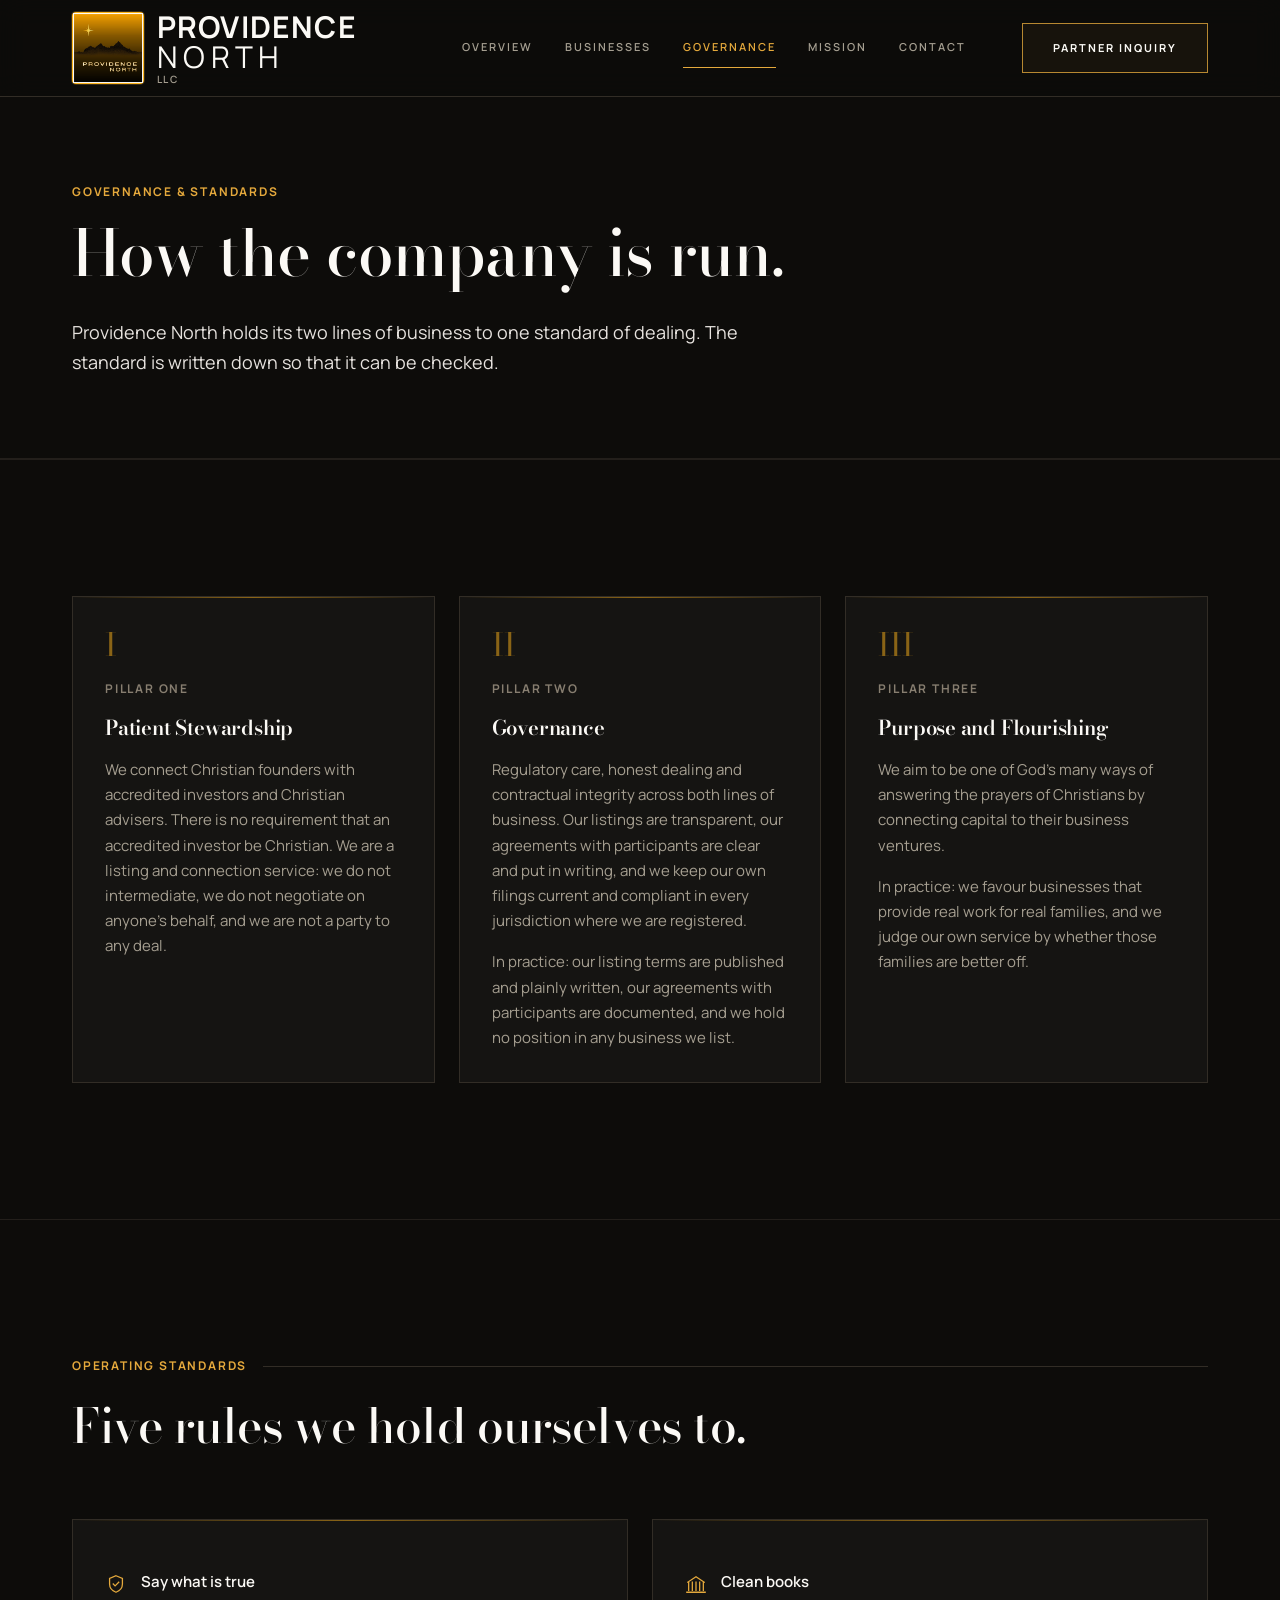
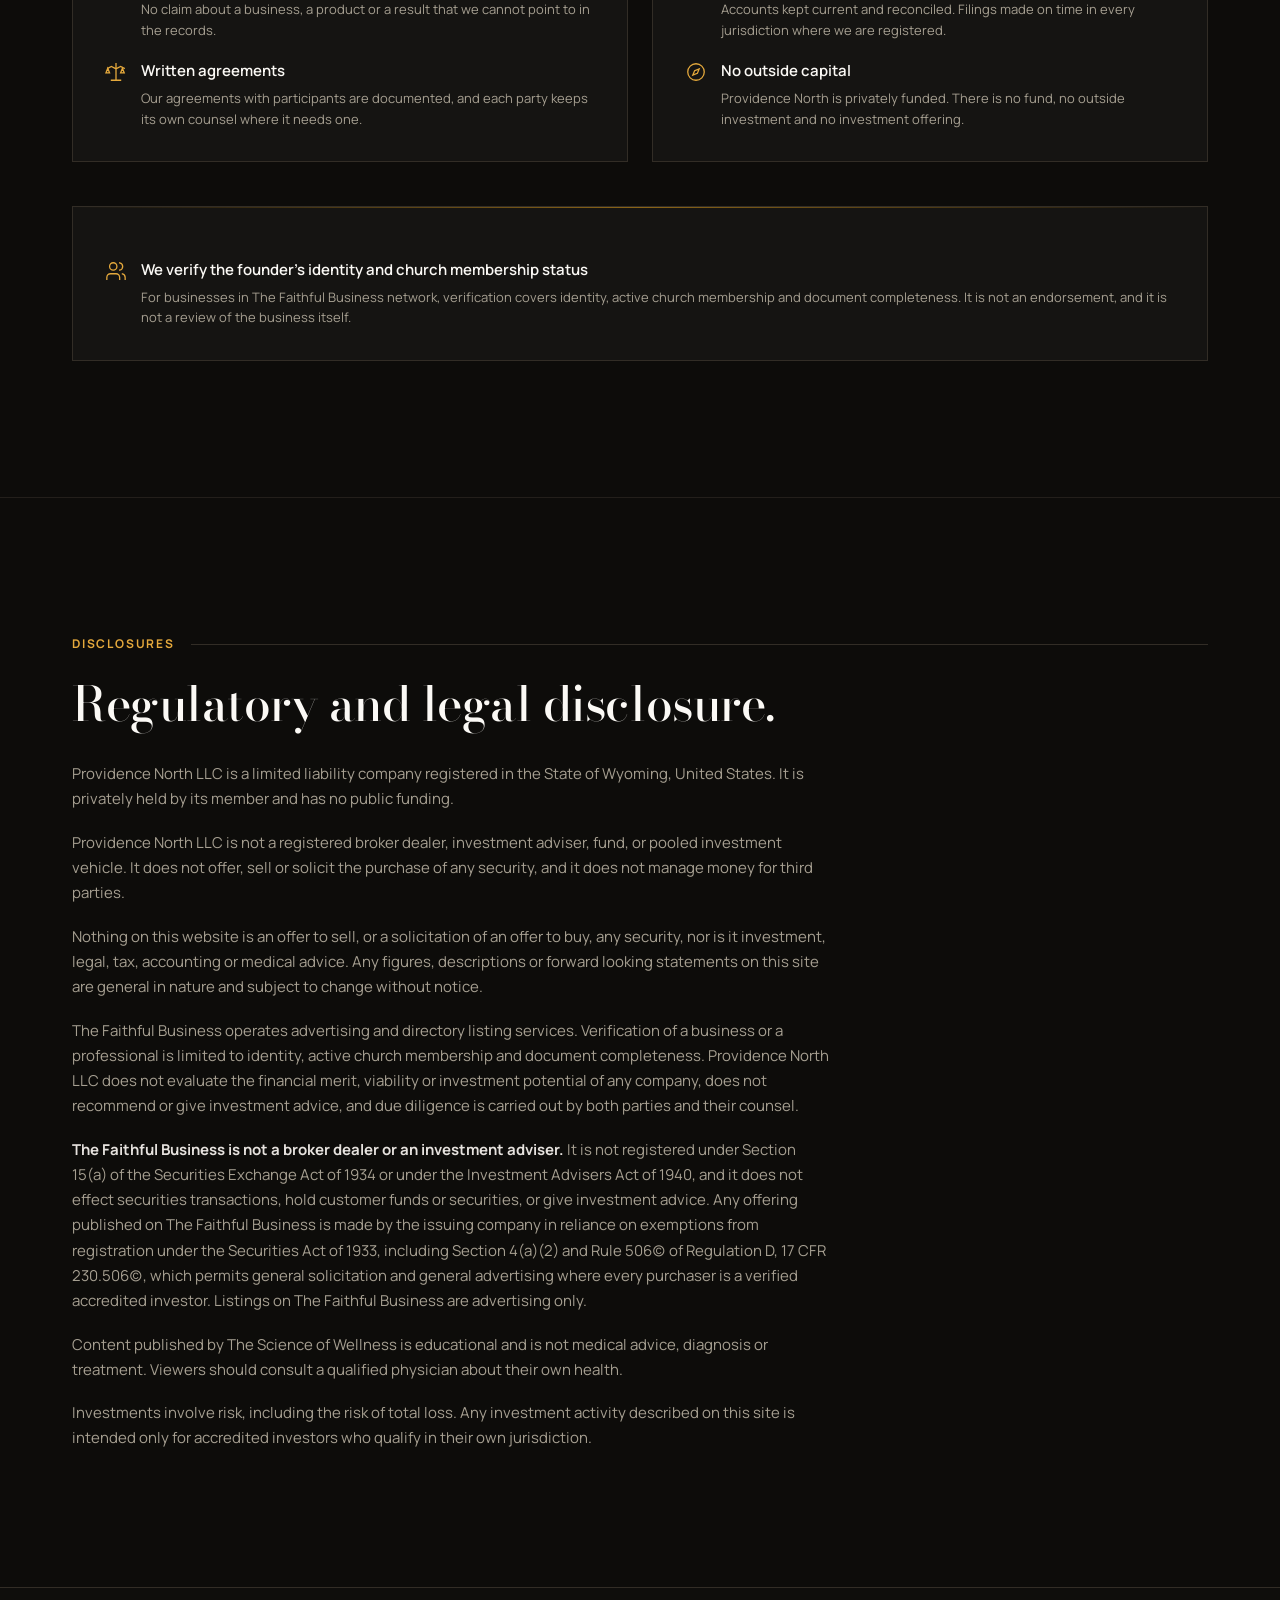
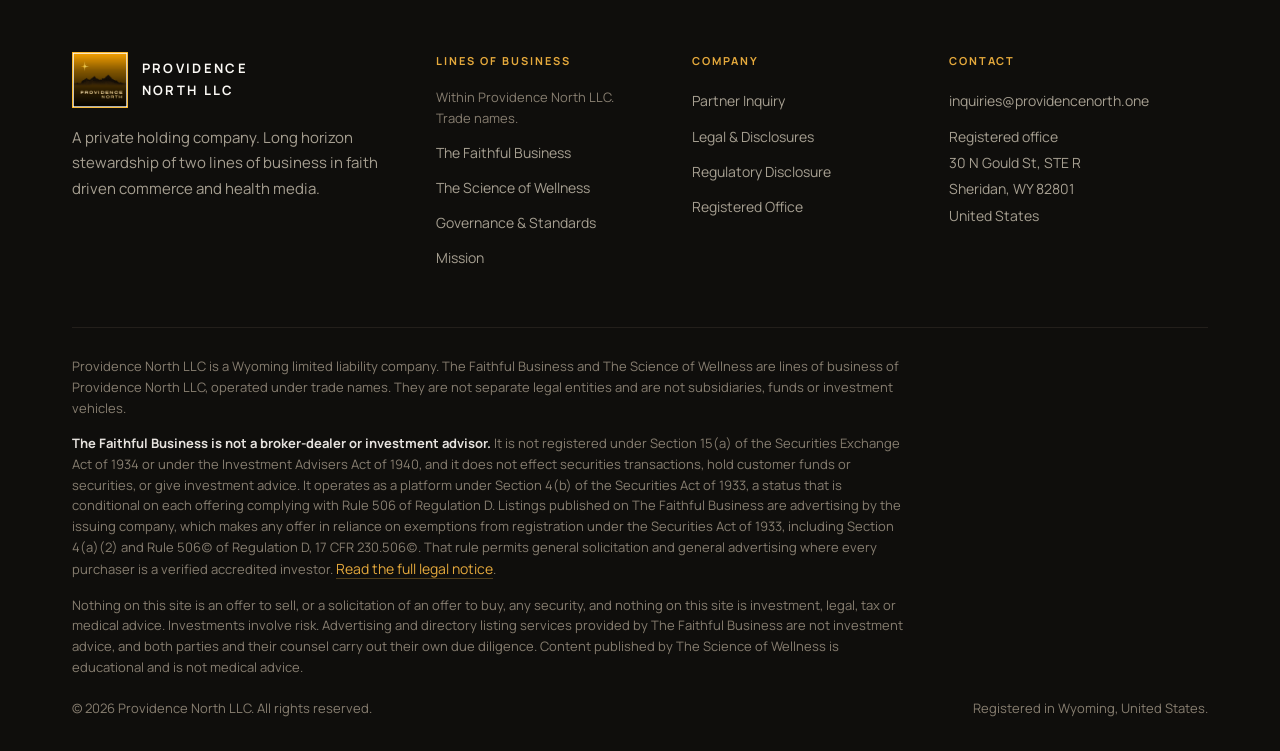
<file: governance.html>
<!doctype html>
<html lang="en">
<head>
<meta charset="utf-8">
<meta name="viewport" content="width=device-width,initial-scale=1">
<meta name="google-site-verification" content="dtW0tUk5ViRbOVb6fxeZJgBTp0PClflc0gEktJw7B6U" />
<meta name="msvalidate.01" content="3877DCE52AD8A1F023DF705CC918E046" />
<title>Governance &amp; Standards | Providence North LLC</title>
<meta name="description" content="The stewardship standard, operating rules and regulatory disclosures of Providence North LLC.">
<link rel="canonical" href="https://providencenorth.one/governance.html">
<meta property="og:type" content="website">
<meta property="og:site_name" content="Providence North LLC">
<meta property="og:title" content="Governance &amp; Standards | Providence North LLC">
<meta property="og:description" content="The stewardship standard, operating rules and regulatory disclosures of Providence North LLC.">
<meta property="og:url" content="https://providencenorth.one/governance.html">
<meta property="og:image" content="https://providencenorth.one/og-image.jpg">
<meta property="og:image:type" content="image/jpeg">
<meta property="og:image:width" content="1200">
<meta property="og:image:height" content="630">
<meta name="twitter:card" content="summary_large_image">
<meta name="twitter:title" content="Governance &amp; Standards | Providence North LLC">
<meta name="twitter:description" content="The stewardship standard, operating rules and regulatory disclosures of Providence North LLC.">
<meta name="twitter:image" content="https://providencenorth.one/og-image.jpg">
<meta name="theme-color" content="#0D0C0A">
<link rel="icon" href="/favicon.svg" type="image/svg+xml">
<link rel="icon" href="/assets/img/favicon-32.png" sizes="32x32">
<link rel="apple-touch-icon" href="/assets/img/apple-touch-icon.png">
<link rel="preload" href="/assets/fonts/bodoni-moda-latin-400_700.woff2" as="font" type="font/woff2" crossorigin>
<link rel="preload" href="/assets/fonts/manrope-latin-400.woff2" as="font" type="font/woff2" crossorigin>
<link rel="stylesheet" href="/assets/css/main.css?v=76284c10">
<script type="application/ld+json">{"@context":"https://schema.org","@graph":[{"@type":"Organization","@id":"https://providencenorth.one/#organization","name":"Providence North LLC","legalName":"Providence North LLC","url":"https://providencenorth.one","description":"Providence North LLC is the Wyoming private holding company that operates The Faithful Business and The Science of Wellness. Not a fund, broker-dealer, or investment adviser. Not a Florida D&B entity, California nursing homes, or Tennessee townhomes.","logo":"https://providencenorth.one/assets/img/providence-north-logo.png","email":"inquiries@providencenorth.one","address":{"@type":"PostalAddress","streetAddress":"30 N Gould St, STE R","addressLocality":"Sheridan","addressRegion":"WY","postalCode":"82801","addressCountry":"US"},"contactPoint":{"@type":"ContactPoint","contactType":"Partner inquiries","email":"inquiries@providencenorth.one","url":"https://providencenorth.one/contact.html"},"subOrganization":[{"@type":"Organization","name":"The Faithful Business","url":"https://www.thefaithfulbusiness.com"},{"@type":"Organization","name":"The Science of Wellness"}]},{"@type":"WebPage","@id":"https://providencenorth.one/governance.html#webpage","name":"Governance & Standards | Providence North LLC","description":"The stewardship standard, operating rules and regulatory disclosures of Providence North LLC.","url":"https://providencenorth.one/governance.html","isPartOf":{"@id":"https://providencenorth.one/#website"},"about":{"@id":"https://providencenorth.one/#organization"},"inLanguage":"en"}]}</script>
</head>
<body>
<a class="skip" href="#main">Skip to content</a>
<header class="hdr">
  <div class="wrap hdr-in">
    <a class="brand" href="/" aria-label="Providence North LLC, home">
      <img class="brand-mark" src="/assets/img/brand-mark@2x.png" alt="" width="72" height="72">
      <span class="brand-txt">
        <span class="brand-name"><span class="ln1">Providence</span><span class="ln2">North</span></span>
        <span class="brand-sub">LLC</span>
      </span>
    </a>
    <nav class="nav" aria-label="Primary"><a href="/">Overview</a><a href="/portfolio.html">Businesses</a><a href="/governance.html" aria-current="page">Governance</a><a href="/mission.html">Mission</a><a href="/contact.html">Contact</a></nav>
    <a class="btn btn-ghost hdr-cta" href="/contact.html">Partner Inquiry</a>
    <button class="burger" id="burger" aria-label="Menu" aria-expanded="false"><i></i><i></i><i></i></button>
  </div>
  <nav class="mnav" id="mnav" aria-label="Mobile"><a href="/">Overview</a><a href="/portfolio.html">Businesses</a><a href="/governance.html" aria-current="page">Governance</a><a href="/mission.html">Mission</a><a href="/contact.html">Contact</a><a href="/contact.html">Partner Inquiry</a></nav>
</header>
<section class="page-head">
  <div class="wrap">
    <span class="label label-gold">Governance &amp; Standards</span>
    <h1 class="display mt-s" style="max-width:22ch">How the company is run.</h1>
    <p class="lead mt-m" style="max-width:62ch">Providence North holds its two lines of business to one standard of dealing. The standard is written down so that it can be checked.</p>
  </div>
</section>
<section class="sec">
  <div class="wrap">
    <div class="grid3">
      <div class="card">
        <span class="triad-no">I</span>
        <span class="label mt-s" style="display:block">Pillar One</span>
        <h3 class="h3 mt-s">Patient Stewardship</h3>
        <p class="body mt-s">We connect Christian founders with accredited investors and Christian advisers. There is no requirement that an accredited investor be Christian. We are a listing and connection service: we do not intermediate, we do not negotiate on anyone's behalf, and we are not a party to any deal.</p>
      </div>
      <div class="card">
        <span class="triad-no">II</span>
        <span class="label mt-s" style="display:block">Pillar Two</span>
        <h3 class="h3 mt-s">Governance</h3>
        <p class="body mt-s">Regulatory care, honest dealing and contractual integrity across both lines of business. Our listings are transparent, our agreements with participants are clear and put in writing, and we keep our own filings current and compliant in every jurisdiction where we are registered.</p>
        <p class="body mt-s">In practice: our listing terms are published and plainly written, our agreements with participants are documented, and we hold no position in any business we list.</p>
      </div>
      <div class="card">
        <span class="triad-no">III</span>
        <span class="label mt-s" style="display:block">Pillar Three</span>
        <h3 class="h3 mt-s">Purpose and Flourishing</h3>
        <p class="body mt-s">We aim to be one of God’s many ways of answering the prayers of Christians by connecting capital to their business ventures.</p>
        <p class="body mt-s">In practice: we favour businesses that provide real work for real families, and we judge our own service by whether those families are better off.</p>
      </div>
    </div>
  </div>
</section>

<section class="sec">
  <div class="wrap">
    <div class="eyebrow-row"><span class="label label-gold">Operating Standards</span></div>
    <h2 class="h2" style="max-width:26ch">Five rules we hold ourselves to.</h2>
    <div class="grid2 mt-xl">
      <div class="card"><div class="feat"><svg viewBox="0 0 24 24" fill="none" stroke="#E5A93C" stroke-width="1.4" stroke-linecap="square"><path d="M12 3l7 3v6c0 4.5-3 7.5-7 9-4-1.5-7-4.5-7-9V6z"/><path d="M9 12l2 2 4-4"/></svg><div><div class="ft">Say what is true</div><div class="fb">No claim about a business, a product or a result that we cannot point to in the records.</div></div></div>
      <div class="feat"><svg viewBox="0 0 24 24" fill="none" stroke="#E5A93C" stroke-width="1.4" stroke-linecap="square"><path d="M12 3v18M7 21h10M3 8l4-2 4 2M13 8l4-2 4 2"/><path d="M3 8l-2 5h4zM19 8l-2 5h4z"/></svg><div><div class="ft">Written agreements</div><div class="fb">Our agreements with participants are documented, and each party keeps its own counsel where it needs one.</div></div></div></div>
      <div class="card"><div class="feat"><svg viewBox="0 0 24 24" fill="none" stroke="#E5A93C" stroke-width="1.4" stroke-linecap="square"><path d="M3 10l9-6 9 6M4 10v9M20 10v9M8 10v9M12 10v9M16 10v9M2 21h20"/></svg><div><div class="ft">Clean books</div><div class="fb">Accounts kept current and reconciled. Filings made on time in every jurisdiction where we are registered.</div></div></div>
      <div class="feat"><svg viewBox="0 0 24 24" fill="none" stroke="#E5A93C" stroke-width="1.4" stroke-linecap="square"><circle cx="12" cy="12" r="9"/><path d="M15.5 8.5l-2 5-5 2 2-5z"/></svg><div><div class="ft">No outside capital</div><div class="fb">Providence North is privately funded. There is no fund, no outside investment and no investment offering.</div></div></div></div>
    </div>
    <div class="card mt-l" style="max-width:none"><div class="feat"><svg viewBox="0 0 24 24" fill="none" stroke="#E5A93C" stroke-width="1.4" stroke-linecap="square"><path d="M16 21v-2a4 4 0 0 0-4-4H6a4 4 0 0 0-4 4v2"/><circle cx="9" cy="7" r="4"/><path d="M22 21v-2a4 4 0 0 0-3-3.87"/><path d="M16 3.13A4 4 0 0 1 16 11"/></svg><div><div class="ft">We verify the founder’s identity and church membership status</div><div class="fb">For businesses in The Faithful Business network, verification covers identity, active church membership and document completeness. It is not an endorsement, and it is not a review of the business itself.</div></div></div></div>
  </div>
</section>

<section class="sec" id="disclosure">
  <div class="wrap">
    <div class="eyebrow-row"><span class="label label-gold">Disclosures</span></div>
    <h2 class="h2" style="max-width:24ch">Regulatory and legal disclosure.</h2>
    <div class="stack mt-m" style="max-width:76ch">
      <p class="body">Providence North LLC is a limited liability company registered in the State of Wyoming, United States. It is privately held by its member and has no public funding.</p>
      <p class="body">Providence North LLC is not a registered broker dealer, investment adviser, fund, or pooled investment vehicle. It does not offer, sell or solicit the purchase of any security, and it does not manage money for third parties.</p>
      <p class="body">Nothing on this website is an offer to sell, or a solicitation of an offer to buy, any security, nor is it investment, legal, tax, accounting or medical advice. Any figures, descriptions or forward looking statements on this site are general in nature and subject to change without notice.</p>
      <p class="body">The Faithful Business operates advertising and directory listing services. Verification of a business or a professional is limited to identity, active church membership and document completeness. Providence North LLC does not evaluate the financial merit, viability or investment potential of any company, does not recommend or give investment advice, and due diligence is carried out by both parties and their counsel.</p>
      <p class="body"><strong style="color:var(--bone)">The Faithful Business is not a broker dealer or an investment adviser.</strong> It is not registered under Section 15(a) of the Securities Exchange Act of 1934 or under the Investment Advisers Act of 1940, and it does not effect securities transactions, hold customer funds or securities, or give investment advice. Any offering published on The Faithful Business is made by the issuing company in reliance on exemptions from registration under the Securities Act of 1933, including Section 4(a)(2) and Rule 506(c) of Regulation D, 17 CFR 230.506(c), which permits general solicitation and general advertising where every purchaser is a verified accredited investor. Listings on The Faithful Business are advertising only.</p>
      <p class="body">Content published by The Science of Wellness is educational and is not medical advice, diagnosis or treatment. Viewers should consult a qualified physician about their own health.</p>
      <p class="body">Investments involve risk, including the risk of total loss. Any investment activity described on this site is intended only for accredited investors who qualify in their own jurisdiction.</p>
    </div>
  </div>
</section><footer class="ftr">
  <div class="wrap">
    <div class="ftr-grid">
      <div>
        <div class="ftr-brand">
          <img src="/assets/img/brand-mark@2x.png" alt="Providence North LLC" width="64" height="64">
          <span class="n">Providence<br>North LLC</span>
        </div>
        <p class="body" style="max-width:34ch">A private holding company. Long horizon stewardship of two lines of business in faith driven commerce and health media.</p>
      </div>
      <div>
        <h5>Lines of Business</h5>
        <p class="small" style="margin:.35rem 0 .6rem">Within Providence North LLC. Trade&nbsp;names.</p>
        <ul>
          <li><a href="/portfolio.html#faithful-business">The Faithful Business</a></li>
          <li><a href="/portfolio.html#science-of-wellness">The Science of Wellness</a></li>
          <li><a href="/governance.html">Governance &amp; Standards</a></li>
          <li><a href="/mission.html">Mission</a></li>
        </ul>
      </div>
      <div>
        <h5>Company</h5>
        <ul>
          <li><a href="/contact.html">Partner Inquiry</a></li>
          <li><a href="/legal.html">Legal &amp; Disclosures</a></li>
          <li><a href="/governance.html#disclosure">Regulatory Disclosure</a></li>
          <li><a href="/contact.html">Registered Office</a></li>
        </ul>
      </div>
      <div>
        <h5>Contact</h5>
        <ul>
          <li><a href="mailto:inquiries@providencenorth.one">inquiries@providencenorth.one</a></li>
          <li><span class="f">Registered office<br>30 N Gould St, STE R<br>Sheridan, WY 82801<br>United States</span></li>
        </ul>
      </div>
    </div>
    <div class="legal">
      <p class="small">Providence North LLC is a Wyoming limited liability company. The Faithful Business and The Science of Wellness are lines of business of Providence North LLC, operated under trade names. They are not separate legal entities and are not subsidiaries, funds or investment vehicles.</p>
      <p class="small"><strong>The Faithful Business is not a broker-dealer or investment advisor.</strong> It is not registered under Section 15(a) of the Securities Exchange Act of 1934 or under the Investment Advisers Act of 1940, and it does not effect securities transactions, hold customer funds or securities, or give investment advice. It operates as a platform under Section 4(b) of the Securities Act of 1933, a status that is conditional on each offering complying with Rule 506 of Regulation D. Listings published on The Faithful Business are advertising by the issuing company, which makes any offer in reliance on exemptions from registration under the Securities Act of 1933, including Section 4(a)(2) and Rule 506(c) of Regulation D, 17 CFR 230.506(c). That rule permits general solicitation and general advertising where every purchaser is a verified accredited investor. <a href="/legal.html">Read the full legal notice</a>.</p>
      <p class="small">Nothing on this site is an offer to sell, or a solicitation of an offer to buy, any security, and nothing on this site is investment, legal, tax or medical advice. Investments involve risk. Advertising and directory listing services provided by The Faithful Business are not investment advice, and both parties and their counsel carry out their own due diligence. Content published by The Science of Wellness is educational and is not medical advice.</p>
      <div class="copy">
        <span class="small">&copy; 2026 Providence North LLC. All rights reserved.</span>
        <span class="small">Registered in Wyoming, United States.</span>
      </div>
    </div>
  </div>
</footer>
<script src="/assets/js/main.js" defer></script>
</body></html>
</file>
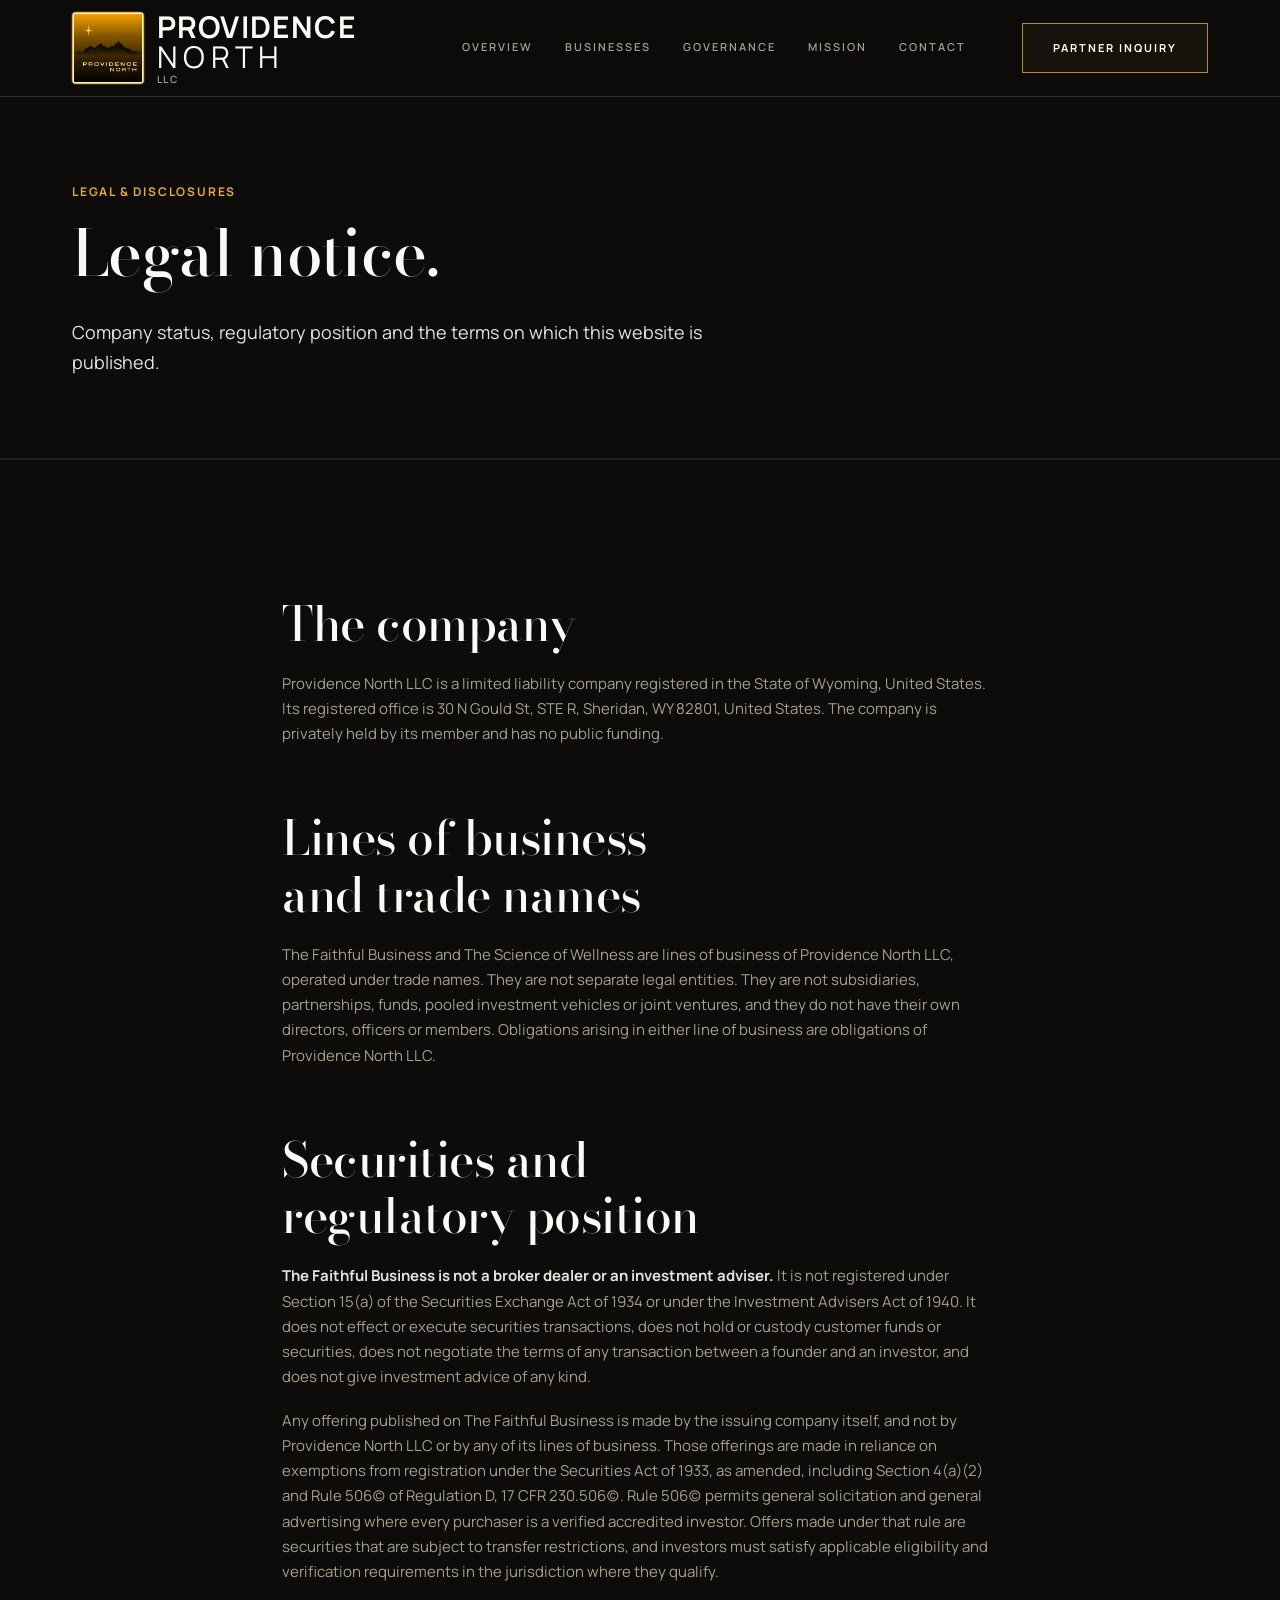
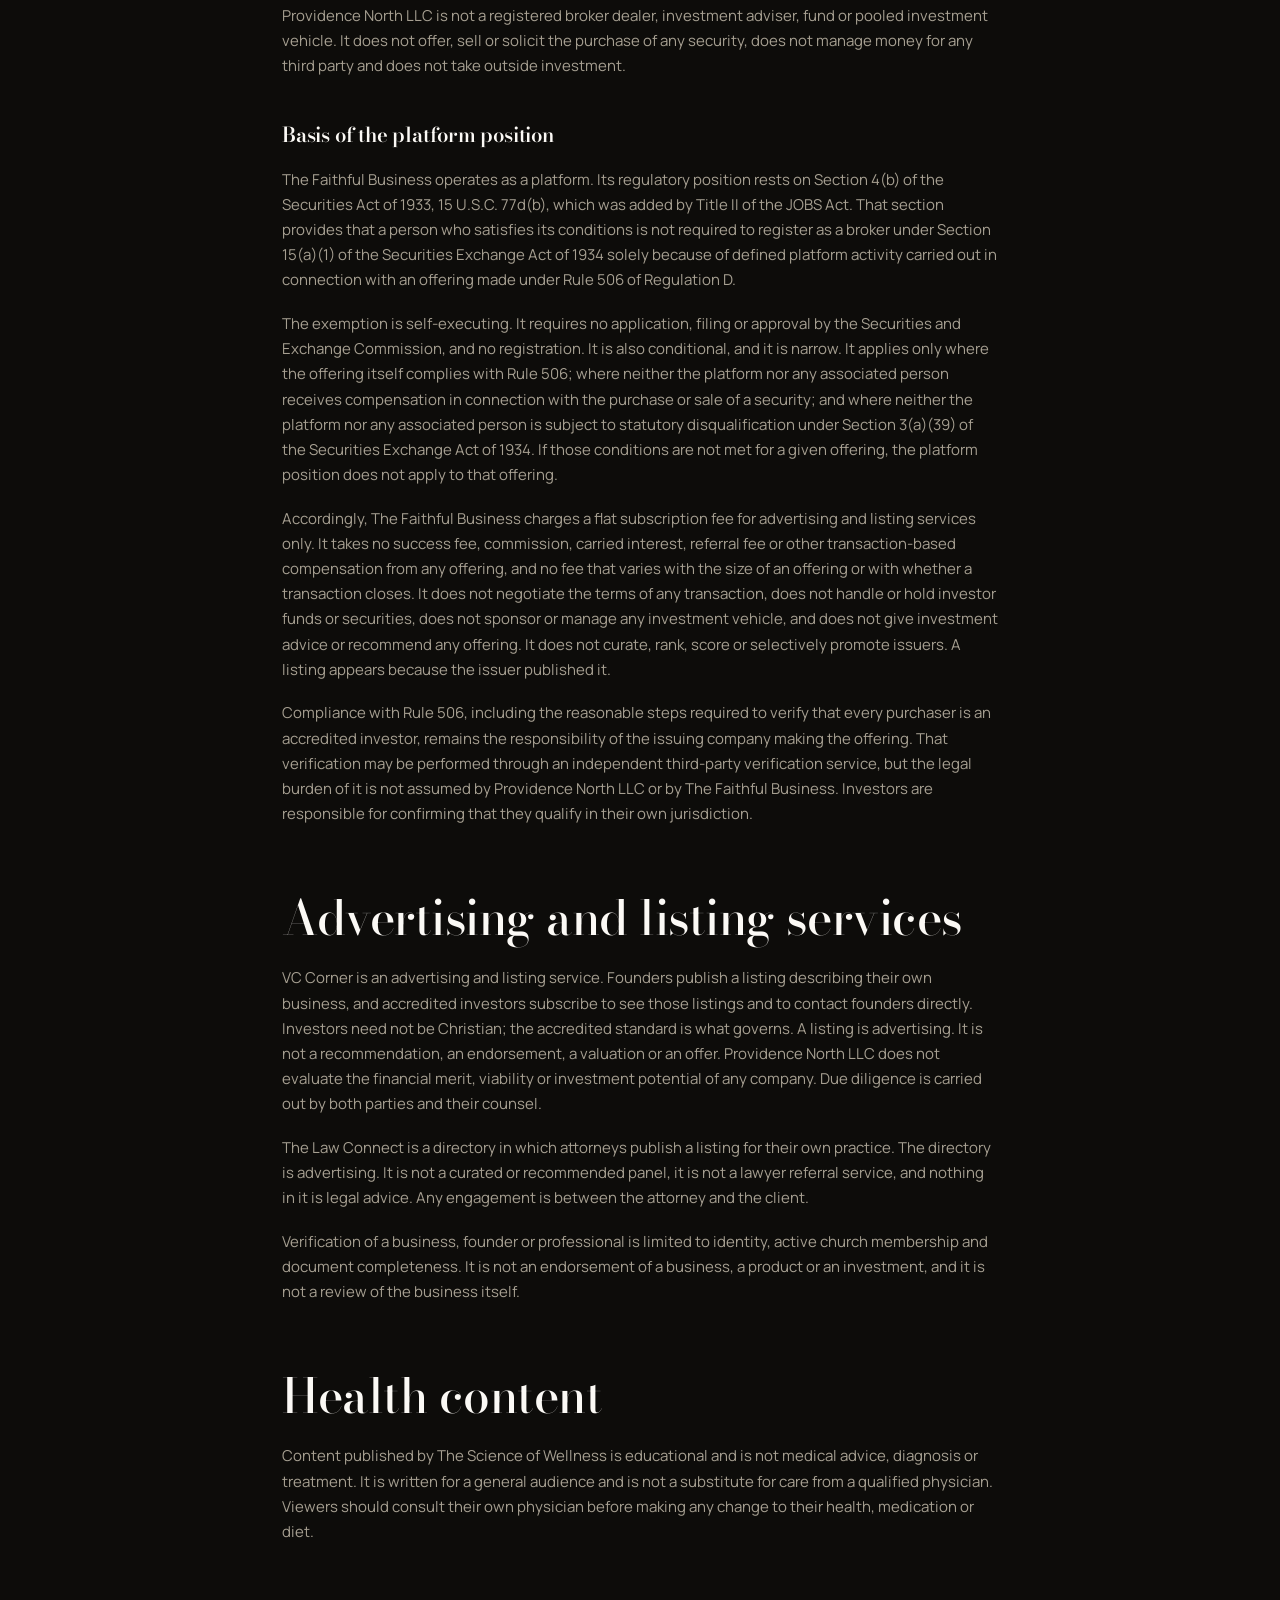
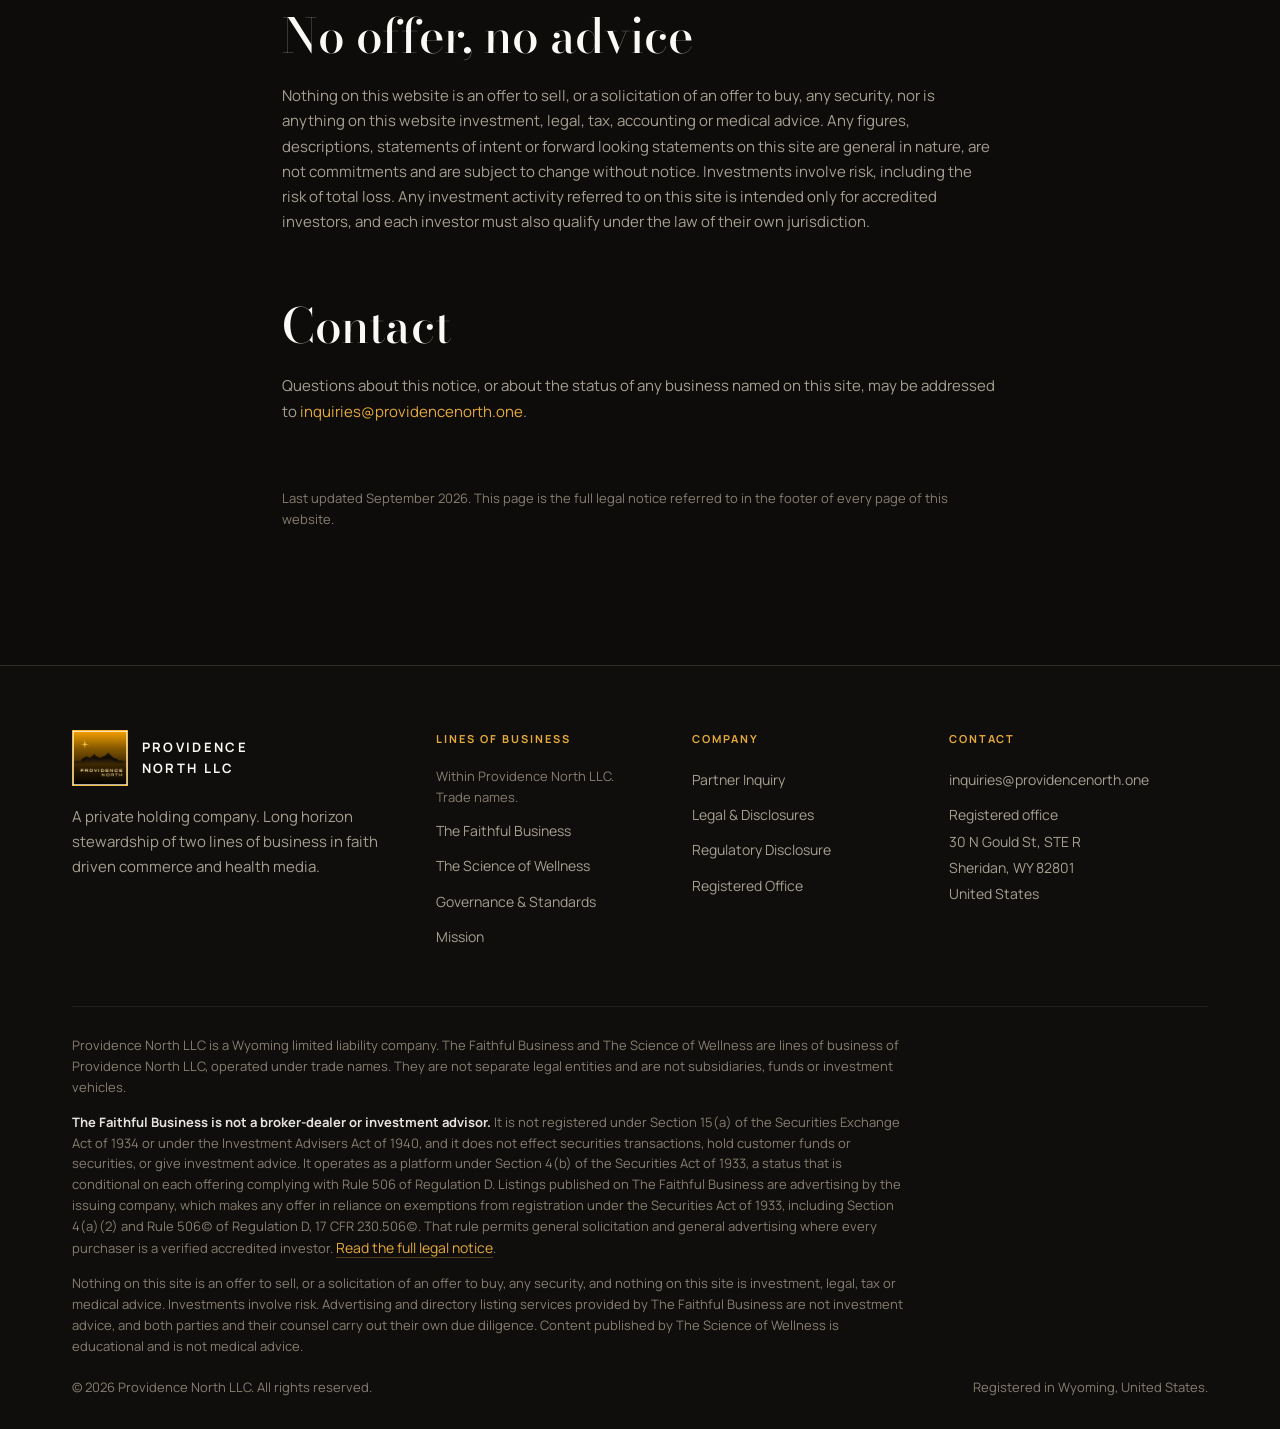
<file: legal.html>
<!doctype html>
<html lang="en">
<head>
<meta charset="utf-8">
<meta name="viewport" content="width=device-width,initial-scale=1">
<meta name="google-site-verification" content="dtW0tUk5ViRbOVb6fxeZJgBTp0PClflc0gEktJw7B6U" />
<meta name="msvalidate.01" content="3877DCE52AD8A1F023DF705CC918E046" />
<title>Legal &amp; Disclosures | Providence North LLC</title>
<meta name="description" content="Legal notice for Providence North LLC: company status, lines of business and trade names, securities and regulatory position, advertising services and disclaimers.">
<link rel="canonical" href="https://providencenorth.one/legal.html">
<meta property="og:type" content="website">
<meta property="og:site_name" content="Providence North LLC">
<meta property="og:title" content="Legal &amp; Disclosures | Providence North LLC">
<meta property="og:description" content="Legal notice for Providence North LLC: company status, lines of business and trade names, securities and regulatory position, advertising services and disclaimers.">
<meta property="og:url" content="https://providencenorth.one/legal.html">
<meta property="og:image" content="https://providencenorth.one/og-image.jpg">
<meta property="og:image:type" content="image/jpeg">
<meta property="og:image:width" content="1200">
<meta property="og:image:height" content="630">
<meta name="twitter:card" content="summary_large_image">
<meta name="twitter:title" content="Legal &amp; Disclosures | Providence North LLC">
<meta name="twitter:description" content="Legal notice for Providence North LLC: company status, lines of business and trade names, securities and regulatory position, advertising services and disclaimers.">
<meta name="twitter:image" content="https://providencenorth.one/og-image.jpg">
<meta name="theme-color" content="#0D0C0A">
<link rel="icon" href="/favicon.svg" type="image/svg+xml">
<link rel="icon" href="/assets/img/favicon-32.png" sizes="32x32">
<link rel="apple-touch-icon" href="/assets/img/apple-touch-icon.png">
<link rel="preload" href="/assets/fonts/bodoni-moda-latin-400_700.woff2" as="font" type="font/woff2" crossorigin>
<link rel="preload" href="/assets/fonts/manrope-latin-400.woff2" as="font" type="font/woff2" crossorigin>
<link rel="stylesheet" href="/assets/css/main.css?v=76284c10">
<script type="application/ld+json">{"@context":"https://schema.org","@graph":[{"@type":"Organization","@id":"https://providencenorth.one/#organization","name":"Providence North LLC","legalName":"Providence North LLC","url":"https://providencenorth.one","description":"Providence North LLC is the Wyoming private holding company that operates The Faithful Business and The Science of Wellness. Not a fund, broker-dealer, or investment adviser. Not a Florida D&B entity, California nursing homes, or Tennessee townhomes.","logo":"https://providencenorth.one/assets/img/providence-north-logo.png","email":"inquiries@providencenorth.one","address":{"@type":"PostalAddress","streetAddress":"30 N Gould St, STE R","addressLocality":"Sheridan","addressRegion":"WY","postalCode":"82801","addressCountry":"US"},"contactPoint":{"@type":"ContactPoint","contactType":"Partner inquiries","email":"inquiries@providencenorth.one","url":"https://providencenorth.one/contact.html"},"subOrganization":[{"@type":"Organization","name":"The Faithful Business","url":"https://www.thefaithfulbusiness.com"},{"@type":"Organization","name":"The Science of Wellness"}]},{"@type":"WebPage","@id":"https://providencenorth.one/legal.html#webpage","name":"Legal & Disclosures | Providence North LLC","description":"Legal notice for Providence North LLC: company status, lines of business and trade names, securities and regulatory position, advertising services and disclaimers.","url":"https://providencenorth.one/legal.html","isPartOf":{"@id":"https://providencenorth.one/#website"},"about":{"@id":"https://providencenorth.one/#organization"},"inLanguage":"en"}]}</script>
</head>
<body>
<a class="skip" href="#main">Skip to content</a>
<header class="hdr">
  <div class="wrap hdr-in">
    <a class="brand" href="/" aria-label="Providence North LLC, home">
      <img class="brand-mark" src="/assets/img/brand-mark@2x.png" alt="" width="72" height="72">
      <span class="brand-txt">
        <span class="brand-name"><span class="ln1">Providence</span><span class="ln2">North</span></span>
        <span class="brand-sub">LLC</span>
      </span>
    </a>
    <nav class="nav" aria-label="Primary"><a href="/">Overview</a><a href="/portfolio.html">Businesses</a><a href="/governance.html">Governance</a><a href="/mission.html">Mission</a><a href="/contact.html">Contact</a></nav>
    <a class="btn btn-ghost hdr-cta" href="/contact.html">Partner Inquiry</a>
    <button class="burger" id="burger" aria-label="Menu" aria-expanded="false"><i></i><i></i><i></i></button>
  </div>
  <nav class="mnav" id="mnav" aria-label="Mobile"><a href="/">Overview</a><a href="/portfolio.html">Businesses</a><a href="/governance.html">Governance</a><a href="/mission.html">Mission</a><a href="/contact.html">Contact</a><a href="/contact.html">Partner Inquiry</a></nav>
</header>
<section class="page-head">
  <div class="wrap">
    <span class="label label-gold">Legal &amp; Disclosures</span>
    <h1 class="display mt-s" style="max-width:22ch">Legal notice.</h1>
    <p class="lead mt-m" style="max-width:62ch">Company status, regulatory position and the terms on which this website is published.</p>
  </div>
</section>
<section class="sec">
  <div class="wrap wrap-narrow">
    <div class="stack">

      <h2 class="h2">The company</h2>
      <p class="body">Providence North LLC is a limited liability company registered in the State of Wyoming, United States. Its registered office is 30 N Gould St, STE R, Sheridan, WY 82801, United States. The company is privately held by its member and has no public funding.</p>

      <h2 class="h2 mt-xl">Lines of business and trade names</h2>
      <p class="body">The Faithful Business and The Science of Wellness are lines of business of Providence North LLC, operated under trade names. They are not separate legal entities. They are not subsidiaries, partnerships, funds, pooled investment vehicles or joint ventures, and they do not have their own directors, officers or members. Obligations arising in either line of business are obligations of Providence North LLC.</p>

      <h2 class="h2 mt-xl">Securities and regulatory position</h2>
      <p class="body"><strong style="color:var(--bone)">The Faithful Business is not a broker dealer or an investment adviser.</strong> It is not registered under Section 15(a) of the Securities Exchange Act of 1934 or under the Investment Advisers Act of 1940. It does not effect or execute securities transactions, does not hold or custody customer funds or securities, does not negotiate the terms of any transaction between a founder and an investor, and does not give investment advice of any kind.</p>
      <p class="body">Any offering published on The Faithful Business is made by the issuing company itself, and not by Providence North LLC or by any of its lines of business. Those offerings are made in reliance on exemptions from registration under the Securities Act of 1933, as amended, including Section 4(a)(2) and Rule 506(c) of Regulation D, 17 CFR 230.506(c). Rule 506(c) permits general solicitation and general advertising where every purchaser is a verified accredited investor. Offers made under that rule are securities that are subject to transfer restrictions, and investors must satisfy applicable eligibility and verification requirements in the jurisdiction where they qualify.</p>
      <p class="body">Providence North LLC is not a registered broker dealer, investment adviser, fund or pooled investment vehicle. It does not offer, sell or solicit the purchase of any security, does not manage money for any third party and does not take outside investment.</p>

      <h3 class="h3 mt-l">Basis of the platform position</h3>
      <p class="body">The Faithful Business operates as a platform. Its regulatory position rests on Section 4(b) of the Securities Act of 1933, 15 U.S.C. 77d(b), which was added by Title II of the JOBS Act. That section provides that a person who satisfies its conditions is not required to register as a broker under Section 15(a)(1) of the Securities Exchange Act of 1934 solely because of defined platform activity carried out in connection with an offering made under Rule 506 of Regulation D.</p>
      <p class="body">The exemption is self-executing. It requires no application, filing or approval by the Securities and Exchange Commission, and no registration. It is also conditional, and it is narrow. It applies only where the offering itself complies with Rule 506; where neither the platform nor any associated person receives compensation in connection with the purchase or sale of a security; and where neither the platform nor any associated person is subject to statutory disqualification under Section 3(a)(39) of the Securities Exchange Act of 1934. If those conditions are not met for a given offering, the platform position does not apply to that offering.</p>
      <p class="body">Accordingly, The Faithful Business charges a flat subscription fee for advertising and listing services only. It takes no success fee, commission, carried interest, referral fee or other transaction-based compensation from any offering, and no fee that varies with the size of an offering or with whether a transaction closes. It does not negotiate the terms of any transaction, does not handle or hold investor funds or securities, does not sponsor or manage any investment vehicle, and does not give investment advice or recommend any offering. It does not curate, rank, score or selectively promote issuers. A listing appears because the issuer published it.</p>
      <p class="body">Compliance with Rule 506, including the reasonable steps required to verify that every purchaser is an accredited investor, remains the responsibility of the issuing company making the offering. That verification may be performed through an independent third-party verification service, but the legal burden of it is not assumed by Providence North LLC or by The Faithful Business. Investors are responsible for confirming that they qualify in their own jurisdiction.</p>

      <h2 class="h2 mt-xl">Advertising and listing services</h2>
      <p class="body">VC Corner is an advertising and listing service. Founders publish a listing describing their own business, and accredited investors subscribe to see those listings and to contact founders directly. Investors need not be Christian; the accredited standard is what governs. A listing is advertising. It is not a recommendation, an endorsement, a valuation or an offer. Providence North LLC does not evaluate the financial merit, viability or investment potential of any company. Due diligence is carried out by both parties and their counsel.</p>
      <p class="body">The Law Connect is a directory in which attorneys publish a listing for their own practice. The directory is advertising. It is not a curated or recommended panel, it is not a lawyer referral service, and nothing in it is legal advice. Any engagement is between the attorney and the client.</p>
      <p class="body">Verification of a business, founder or professional is limited to identity, active church membership and document completeness. It is not an endorsement of a business, a product or an investment, and it is not a review of the business itself.</p>

      <h2 class="h2 mt-xl">Health content</h2>
      <p class="body">Content published by The Science of Wellness is educational and is not medical advice, diagnosis or treatment. It is written for a general audience and is not a substitute for care from a qualified physician. Viewers should consult their own physician before making any change to their health, medication or diet.</p>

      <h2 class="h2 mt-xl">No offer, no advice</h2>
      <p class="body">Nothing on this website is an offer to sell, or a solicitation of an offer to buy, any security, nor is anything on this website investment, legal, tax, accounting or medical advice. Any figures, descriptions, statements of intent or forward looking statements on this site are general in nature, are not commitments and are subject to change without notice. Investments involve risk, including the risk of total loss. Any investment activity referred to on this site is intended only for accredited investors, and each investor must also qualify under the law of their own jurisdiction.</p>

      <h2 class="h2 mt-xl">Contact</h2>
      <p class="body">Questions about this notice, or about the status of any business named on this site, may be addressed to <a href="mailto:inquiries@providencenorth.one" style="color:var(--gold)">inquiries@providencenorth.one</a>.</p>

      <p class="small mt-xl">Last updated September 2026. This page is the full legal notice referred to in the footer of every page of this website.</p>
    </div>
  </div>
</section><footer class="ftr">
  <div class="wrap">
    <div class="ftr-grid">
      <div>
        <div class="ftr-brand">
          <img src="/assets/img/brand-mark@2x.png" alt="Providence North LLC" width="64" height="64">
          <span class="n">Providence<br>North LLC</span>
        </div>
        <p class="body" style="max-width:34ch">A private holding company. Long horizon stewardship of two lines of business in faith driven commerce and health media.</p>
      </div>
      <div>
        <h5>Lines of Business</h5>
        <p class="small" style="margin:.35rem 0 .6rem">Within Providence North LLC. Trade&nbsp;names.</p>
        <ul>
          <li><a href="/portfolio.html#faithful-business">The Faithful Business</a></li>
          <li><a href="/portfolio.html#science-of-wellness">The Science of Wellness</a></li>
          <li><a href="/governance.html">Governance &amp; Standards</a></li>
          <li><a href="/mission.html">Mission</a></li>
        </ul>
      </div>
      <div>
        <h5>Company</h5>
        <ul>
          <li><a href="/contact.html">Partner Inquiry</a></li>
          <li><a href="/legal.html">Legal &amp; Disclosures</a></li>
          <li><a href="/governance.html#disclosure">Regulatory Disclosure</a></li>
          <li><a href="/contact.html">Registered Office</a></li>
        </ul>
      </div>
      <div>
        <h5>Contact</h5>
        <ul>
          <li><a href="mailto:inquiries@providencenorth.one">inquiries@providencenorth.one</a></li>
          <li><span class="f">Registered office<br>30 N Gould St, STE R<br>Sheridan, WY 82801<br>United States</span></li>
        </ul>
      </div>
    </div>
    <div class="legal">
      <p class="small">Providence North LLC is a Wyoming limited liability company. The Faithful Business and The Science of Wellness are lines of business of Providence North LLC, operated under trade names. They are not separate legal entities and are not subsidiaries, funds or investment vehicles.</p>
      <p class="small"><strong>The Faithful Business is not a broker-dealer or investment advisor.</strong> It is not registered under Section 15(a) of the Securities Exchange Act of 1934 or under the Investment Advisers Act of 1940, and it does not effect securities transactions, hold customer funds or securities, or give investment advice. It operates as a platform under Section 4(b) of the Securities Act of 1933, a status that is conditional on each offering complying with Rule 506 of Regulation D. Listings published on The Faithful Business are advertising by the issuing company, which makes any offer in reliance on exemptions from registration under the Securities Act of 1933, including Section 4(a)(2) and Rule 506(c) of Regulation D, 17 CFR 230.506(c). That rule permits general solicitation and general advertising where every purchaser is a verified accredited investor. <a href="/legal.html">Read the full legal notice</a>.</p>
      <p class="small">Nothing on this site is an offer to sell, or a solicitation of an offer to buy, any security, and nothing on this site is investment, legal, tax or medical advice. Investments involve risk. Advertising and directory listing services provided by The Faithful Business are not investment advice, and both parties and their counsel carry out their own due diligence. Content published by The Science of Wellness is educational and is not medical advice.</p>
      <div class="copy">
        <span class="small">&copy; 2026 Providence North LLC. All rights reserved.</span>
        <span class="small">Registered in Wyoming, United States.</span>
      </div>
    </div>
  </div>
</footer>
<script src="/assets/js/main.js" defer></script>
</body></html>
</file>
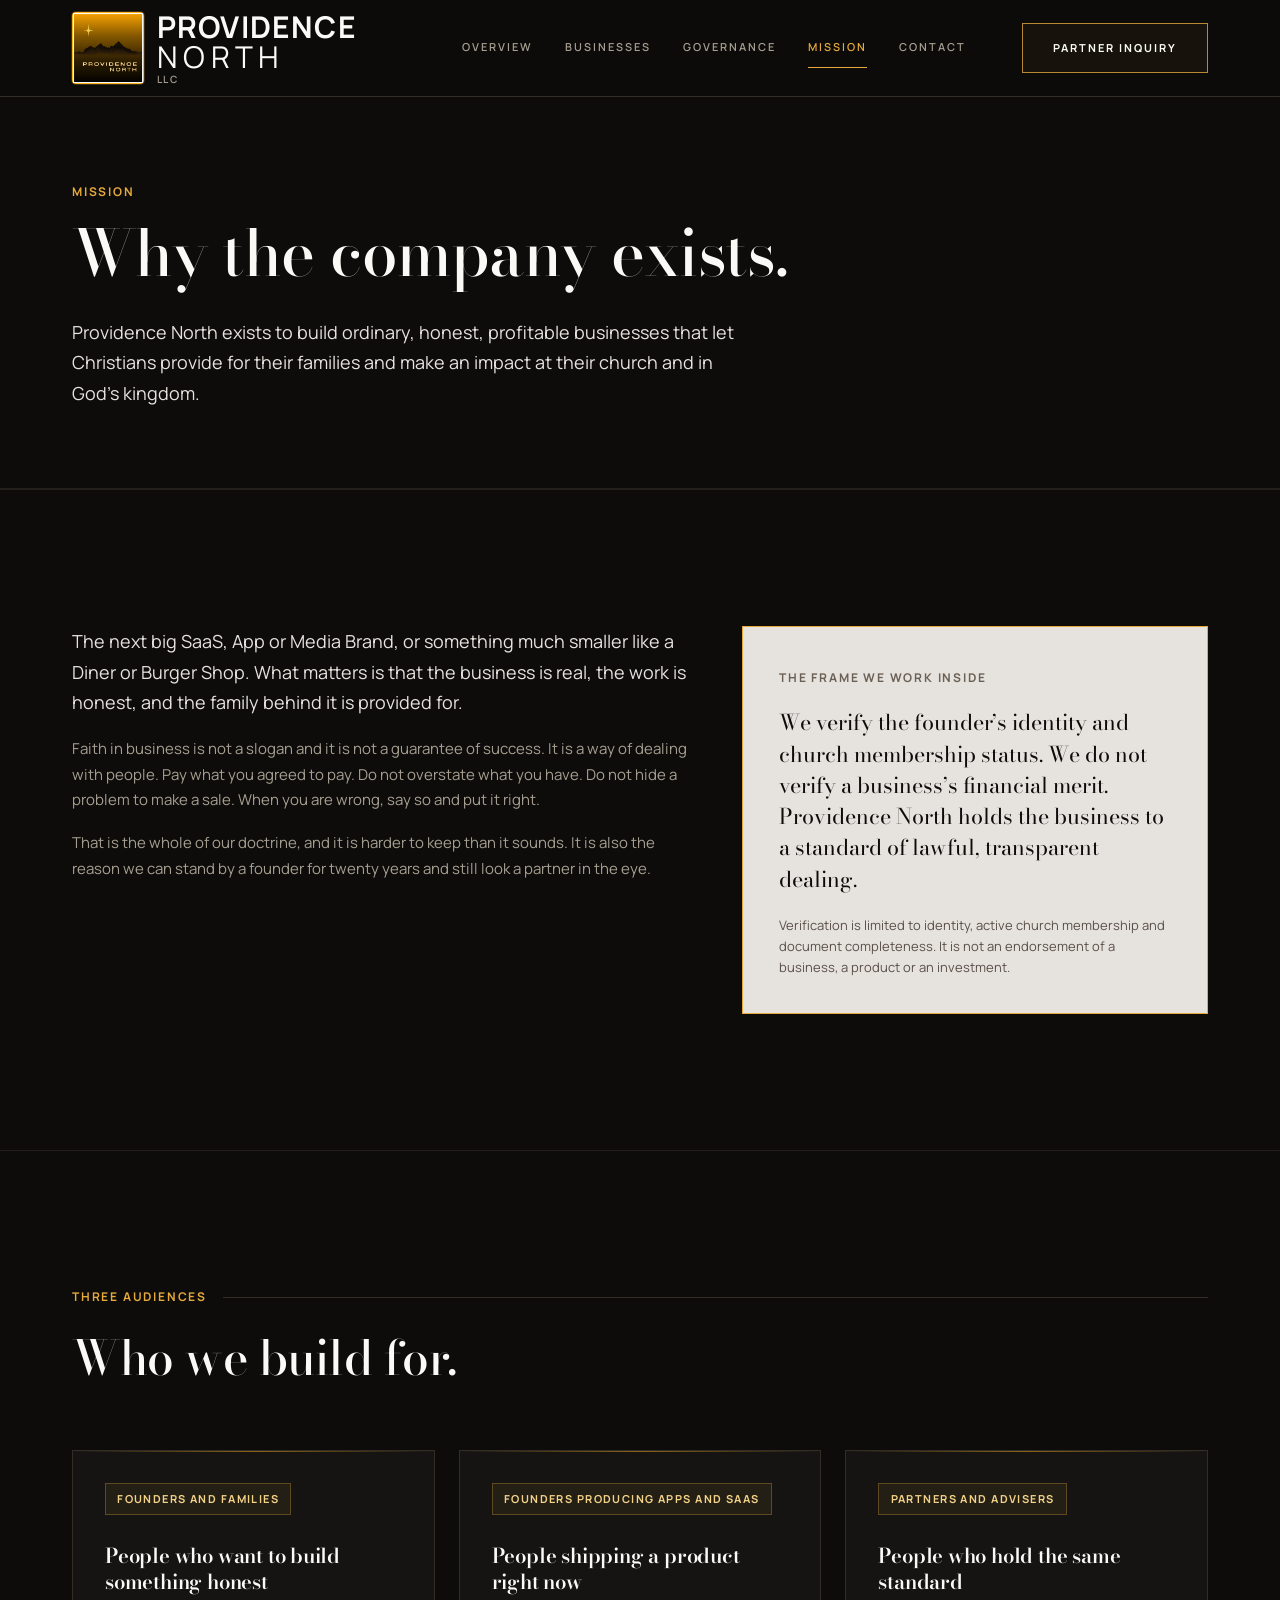
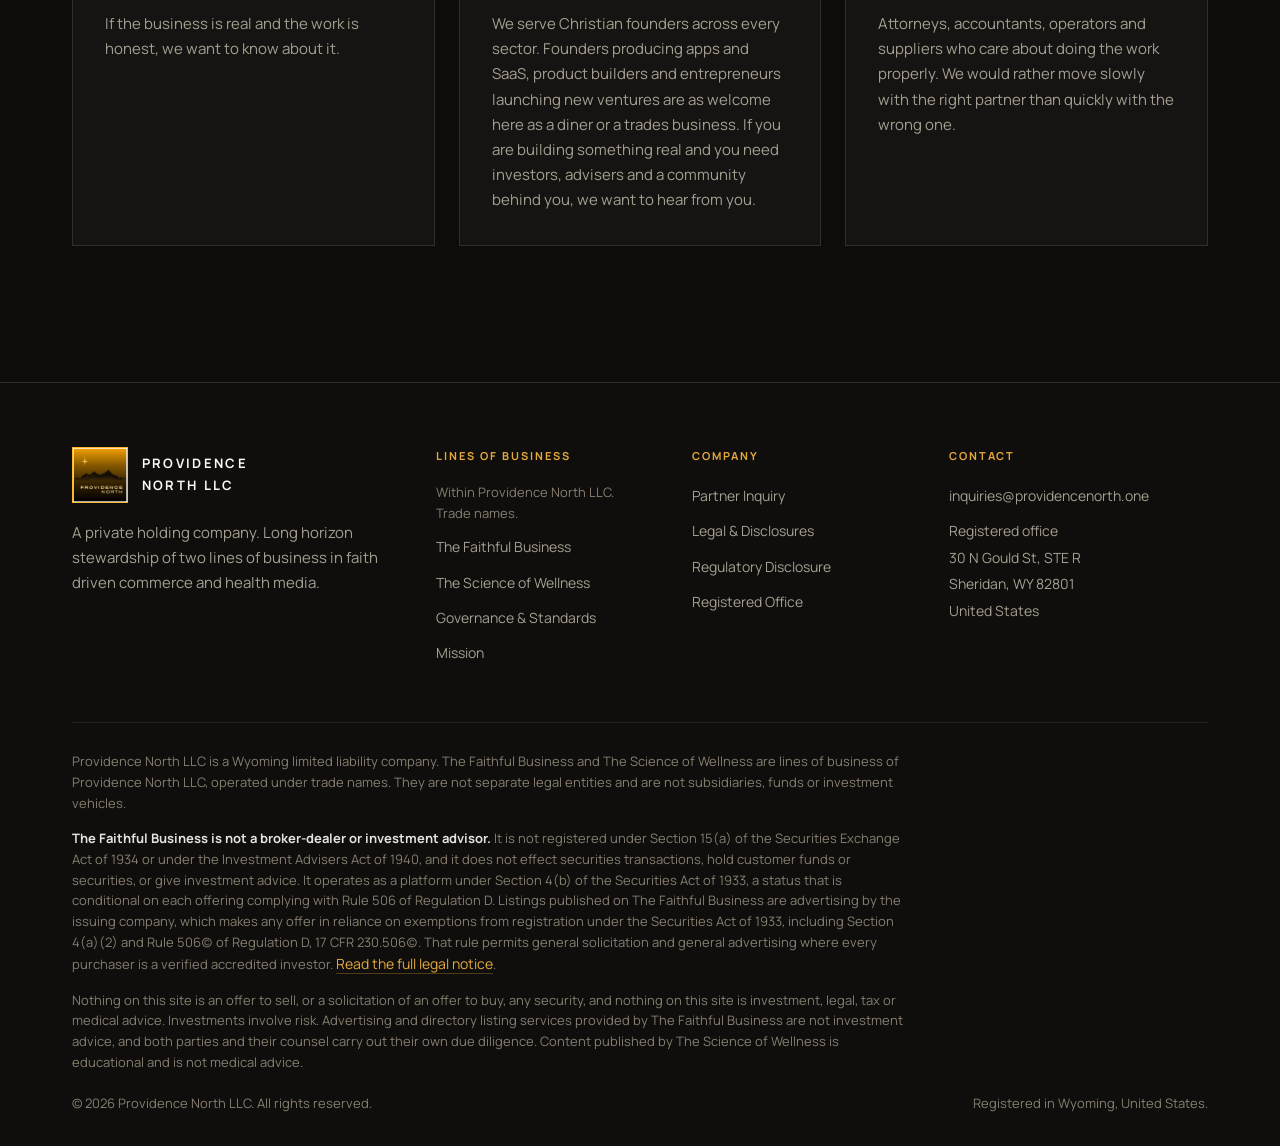
<file: mission.html>
<!doctype html>
<html lang="en">
<head>
<meta charset="utf-8">
<meta name="viewport" content="width=device-width,initial-scale=1">
<meta name="google-site-verification" content="dtW0tUk5ViRbOVb6fxeZJgBTp0PClflc0gEktJw7B6U" />
<meta name="msvalidate.01" content="3877DCE52AD8A1F023DF705CC918E046" />
<title>Mission | Providence North LLC</title>
<meta name="description" content="The mission and doctrine of Providence North LLC: ordinary, honest, profitable businesses that let Christians provide for their families.">
<link rel="canonical" href="https://providencenorth.one/mission.html">
<meta property="og:type" content="website">
<meta property="og:site_name" content="Providence North LLC">
<meta property="og:title" content="Mission | Providence North LLC">
<meta property="og:description" content="The mission and doctrine of Providence North LLC: ordinary, honest, profitable businesses that let Christians provide for their families.">
<meta property="og:url" content="https://providencenorth.one/mission.html">
<meta property="og:image" content="https://providencenorth.one/og-image.jpg">
<meta property="og:image:type" content="image/jpeg">
<meta property="og:image:width" content="1200">
<meta property="og:image:height" content="630">
<meta name="twitter:card" content="summary_large_image">
<meta name="twitter:title" content="Mission | Providence North LLC">
<meta name="twitter:description" content="The mission and doctrine of Providence North LLC: ordinary, honest, profitable businesses that let Christians provide for their families.">
<meta name="twitter:image" content="https://providencenorth.one/og-image.jpg">
<meta name="theme-color" content="#0D0C0A">
<link rel="icon" href="/favicon.svg" type="image/svg+xml">
<link rel="icon" href="/assets/img/favicon-32.png" sizes="32x32">
<link rel="apple-touch-icon" href="/assets/img/apple-touch-icon.png">
<link rel="preload" href="/assets/fonts/bodoni-moda-latin-400_700.woff2" as="font" type="font/woff2" crossorigin>
<link rel="preload" href="/assets/fonts/manrope-latin-400.woff2" as="font" type="font/woff2" crossorigin>
<link rel="stylesheet" href="/assets/css/main.css?v=76284c10">
<script type="application/ld+json">{"@context":"https://schema.org","@graph":[{"@type":"Organization","@id":"https://providencenorth.one/#organization","name":"Providence North LLC","legalName":"Providence North LLC","url":"https://providencenorth.one","description":"Providence North LLC is the Wyoming private holding company that operates The Faithful Business and The Science of Wellness. Not a fund, broker-dealer, or investment adviser. Not a Florida D&B entity, California nursing homes, or Tennessee townhomes.","logo":"https://providencenorth.one/assets/img/providence-north-logo.png","email":"inquiries@providencenorth.one","address":{"@type":"PostalAddress","streetAddress":"30 N Gould St, STE R","addressLocality":"Sheridan","addressRegion":"WY","postalCode":"82801","addressCountry":"US"},"contactPoint":{"@type":"ContactPoint","contactType":"Partner inquiries","email":"inquiries@providencenorth.one","url":"https://providencenorth.one/contact.html"},"subOrganization":[{"@type":"Organization","name":"The Faithful Business","url":"https://www.thefaithfulbusiness.com"},{"@type":"Organization","name":"The Science of Wellness"}]},{"@type":"WebPage","@id":"https://providencenorth.one/mission.html#webpage","name":"Mission | Providence North LLC","description":"The mission and doctrine of Providence North LLC: ordinary, honest, profitable businesses that let Christians provide for their families.","url":"https://providencenorth.one/mission.html","isPartOf":{"@id":"https://providencenorth.one/#website"},"about":{"@id":"https://providencenorth.one/#organization"},"inLanguage":"en"}]}</script>
</head>
<body>
<a class="skip" href="#main">Skip to content</a>
<header class="hdr">
  <div class="wrap hdr-in">
    <a class="brand" href="/" aria-label="Providence North LLC, home">
      <img class="brand-mark" src="/assets/img/brand-mark@2x.png" alt="" width="72" height="72">
      <span class="brand-txt">
        <span class="brand-name"><span class="ln1">Providence</span><span class="ln2">North</span></span>
        <span class="brand-sub">LLC</span>
      </span>
    </a>
    <nav class="nav" aria-label="Primary"><a href="/">Overview</a><a href="/portfolio.html">Businesses</a><a href="/governance.html">Governance</a><a href="/mission.html" aria-current="page">Mission</a><a href="/contact.html">Contact</a></nav>
    <a class="btn btn-ghost hdr-cta" href="/contact.html">Partner Inquiry</a>
    <button class="burger" id="burger" aria-label="Menu" aria-expanded="false"><i></i><i></i><i></i></button>
  </div>
  <nav class="mnav" id="mnav" aria-label="Mobile"><a href="/">Overview</a><a href="/portfolio.html">Businesses</a><a href="/governance.html">Governance</a><a href="/mission.html" aria-current="page">Mission</a><a href="/contact.html">Contact</a><a href="/contact.html">Partner Inquiry</a></nav>
</header>
<section class="page-head">
  <div class="wrap">
    <span class="label label-gold">Mission</span>
    <h1 class="display mt-s" style="max-width:22ch">Why the company exists.</h1>
    <p class="lead mt-m" style="max-width:62ch">Providence North exists to build ordinary, honest, profitable businesses that let Christians provide for their families and make an impact at their church and in God's kingdom.</p>
  </div>
</section>
<section class="sec">
  <div class="wrap">
    <div class="split">
      <div class="stack">
        <p class="lead">The next big SaaS, App or Media Brand, or something much smaller like a Diner or Burger Shop. What matters is that the business is real, the work is honest, and the family behind it is provided for.</p>
        <p class="body">Faith in business is not a slogan and it is not a guarantee of success. It is a way of dealing with people. Pay what you agreed to pay. Do not overstate what you have. Do not hide a problem to make a sale. When you are wrong, say so and put it right.</p>
        <p class="body">That is the whole of our doctrine, and it is harder to keep than it sounds. It is also the reason we can stand by a founder for twenty years and still look a partner in the eye.</p>
      </div>
      <div class="ivory">
        <span class="label">The frame we work inside</span>
        <p style="font-family:var(--font-display);font-size:1.35rem;line-height:1.45;margin-top:1.1rem;color:#0D0C0A">We verify the founder’s identity and church membership status. We do not verify a business’s financial merit. Providence North holds the business to a standard of lawful, transparent dealing.</p>
        <p class="small" style="margin-top:1.25rem;color:#5A5049">Verification is limited to identity, active church membership and document completeness. It is not an endorsement of a business, a product or an investment.</p>
      </div>
    </div>
  </div>
</section>

<section class="sec">
  <div class="wrap">
    <div class="eyebrow-row"><span class="label label-gold">Three audiences</span></div>
    <h2 class="h2" style="max-width:26ch">Who we build for.</h2>
    <div class="grid3 mt-xl">
      <div class="card">
        <span class="chip">Founders and families</span>
        <h3 class="h3 mt-m">People who want to build something honest</h3>
        <p class="body mt-s">If the business is real and the work is honest, we want to know about it.</p>
      </div>
      <div class="card">
        <span class="chip">Founders producing apps and SaaS</span>
        <h3 class="h3 mt-m">People shipping a product right now</h3>
        <p class="body mt-s">We serve Christian founders across every sector. Founders producing apps and SaaS, product builders and entrepreneurs launching new ventures are as welcome here as a diner or a trades business. If you are building something real and you need investors, advisers and a community behind you, we want to hear from you.</p>
      </div>
      <div class="card">
        <span class="chip">Partners and advisers</span>
        <h3 class="h3 mt-m">People who hold the same standard</h3>
        <p class="body mt-s">Attorneys, accountants, operators and suppliers who care about doing the work properly. We would rather move slowly with the right partner than quickly with the wrong one.</p>
      </div>
    </div>
  </div>
</section><footer class="ftr">
  <div class="wrap">
    <div class="ftr-grid">
      <div>
        <div class="ftr-brand">
          <img src="/assets/img/brand-mark@2x.png" alt="Providence North LLC" width="64" height="64">
          <span class="n">Providence<br>North LLC</span>
        </div>
        <p class="body" style="max-width:34ch">A private holding company. Long horizon stewardship of two lines of business in faith driven commerce and health media.</p>
      </div>
      <div>
        <h5>Lines of Business</h5>
        <p class="small" style="margin:.35rem 0 .6rem">Within Providence North LLC. Trade&nbsp;names.</p>
        <ul>
          <li><a href="/portfolio.html#faithful-business">The Faithful Business</a></li>
          <li><a href="/portfolio.html#science-of-wellness">The Science of Wellness</a></li>
          <li><a href="/governance.html">Governance &amp; Standards</a></li>
          <li><a href="/mission.html">Mission</a></li>
        </ul>
      </div>
      <div>
        <h5>Company</h5>
        <ul>
          <li><a href="/contact.html">Partner Inquiry</a></li>
          <li><a href="/legal.html">Legal &amp; Disclosures</a></li>
          <li><a href="/governance.html#disclosure">Regulatory Disclosure</a></li>
          <li><a href="/contact.html">Registered Office</a></li>
        </ul>
      </div>
      <div>
        <h5>Contact</h5>
        <ul>
          <li><a href="mailto:inquiries@providencenorth.one">inquiries@providencenorth.one</a></li>
          <li><span class="f">Registered office<br>30 N Gould St, STE R<br>Sheridan, WY 82801<br>United States</span></li>
        </ul>
      </div>
    </div>
    <div class="legal">
      <p class="small">Providence North LLC is a Wyoming limited liability company. The Faithful Business and The Science of Wellness are lines of business of Providence North LLC, operated under trade names. They are not separate legal entities and are not subsidiaries, funds or investment vehicles.</p>
      <p class="small"><strong>The Faithful Business is not a broker-dealer or investment advisor.</strong> It is not registered under Section 15(a) of the Securities Exchange Act of 1934 or under the Investment Advisers Act of 1940, and it does not effect securities transactions, hold customer funds or securities, or give investment advice. It operates as a platform under Section 4(b) of the Securities Act of 1933, a status that is conditional on each offering complying with Rule 506 of Regulation D. Listings published on The Faithful Business are advertising by the issuing company, which makes any offer in reliance on exemptions from registration under the Securities Act of 1933, including Section 4(a)(2) and Rule 506(c) of Regulation D, 17 CFR 230.506(c). That rule permits general solicitation and general advertising where every purchaser is a verified accredited investor. <a href="/legal.html">Read the full legal notice</a>.</p>
      <p class="small">Nothing on this site is an offer to sell, or a solicitation of an offer to buy, any security, and nothing on this site is investment, legal, tax or medical advice. Investments involve risk. Advertising and directory listing services provided by The Faithful Business are not investment advice, and both parties and their counsel carry out their own due diligence. Content published by The Science of Wellness is educational and is not medical advice.</p>
      <div class="copy">
        <span class="small">&copy; 2026 Providence North LLC. All rights reserved.</span>
        <span class="small">Registered in Wyoming, United States.</span>
      </div>
    </div>
  </div>
</footer>
<script src="/assets/js/main.js" defer></script>
</body></html>
</file>
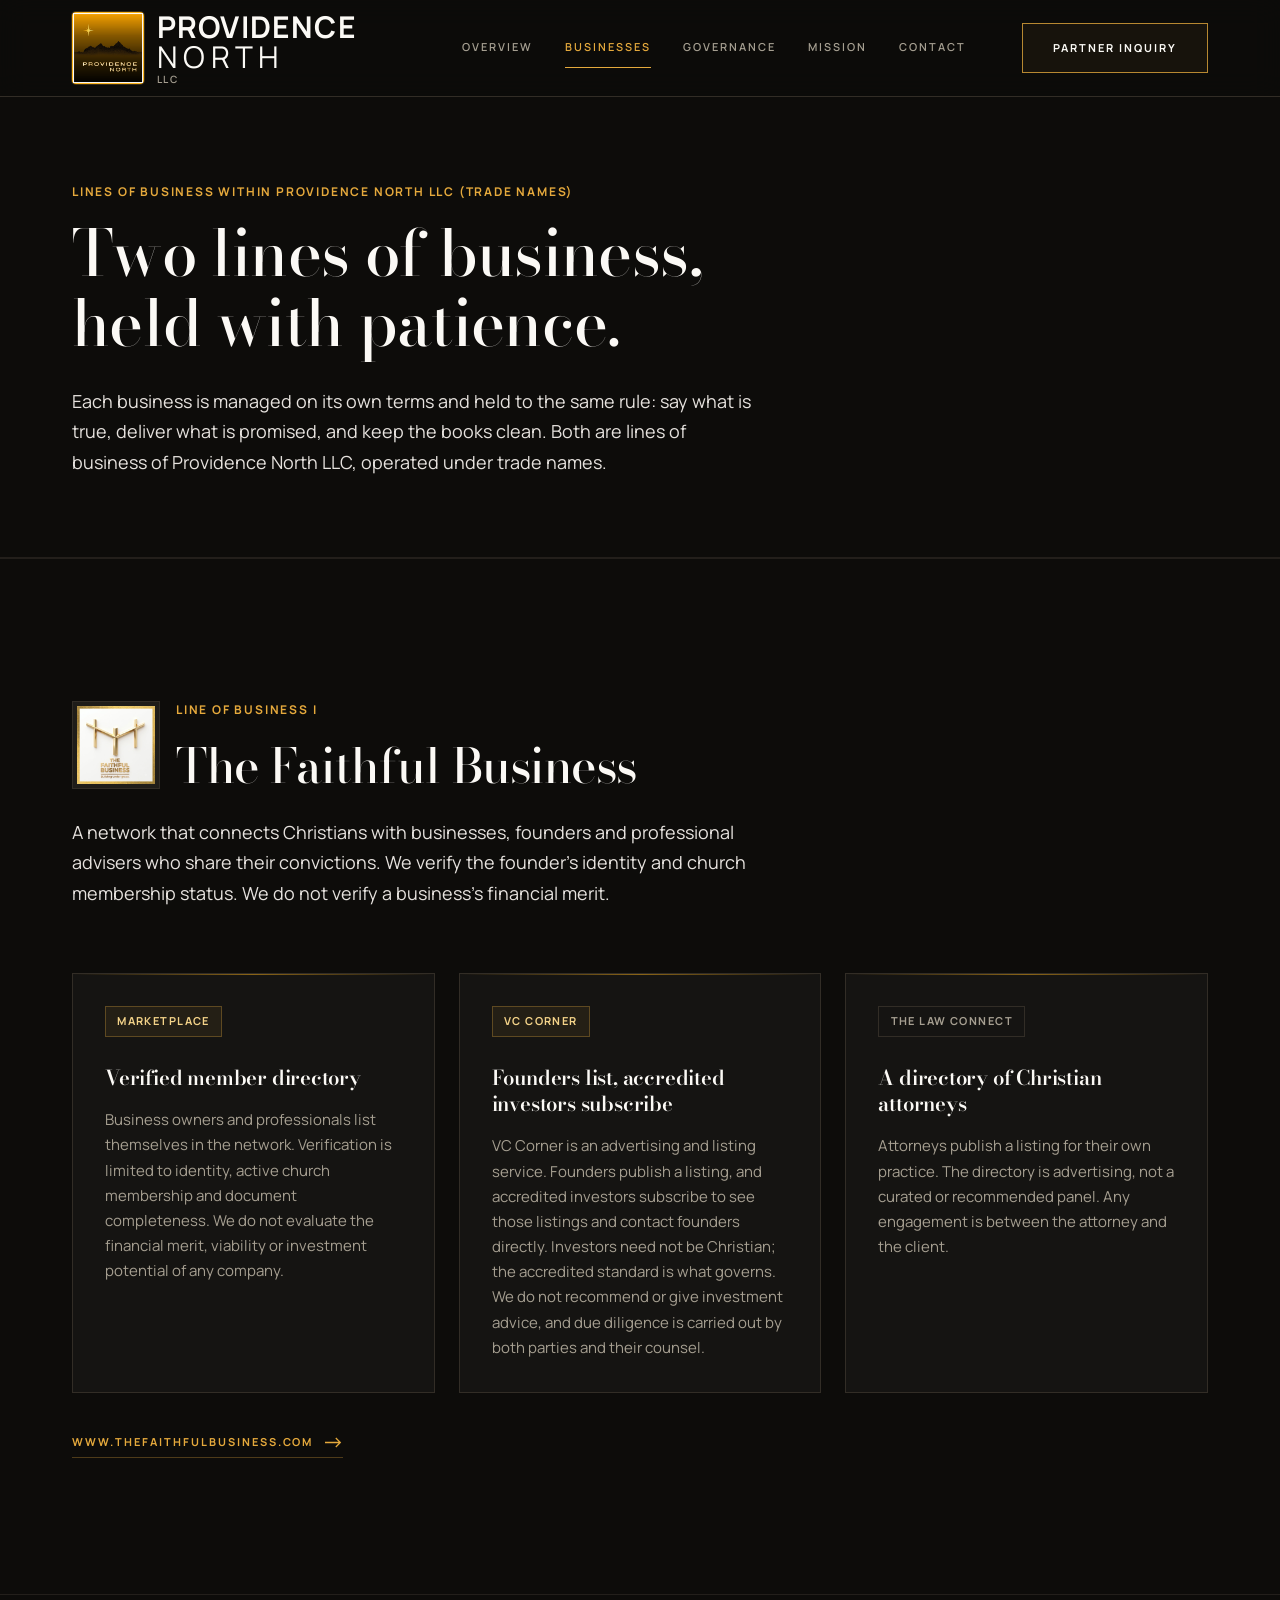
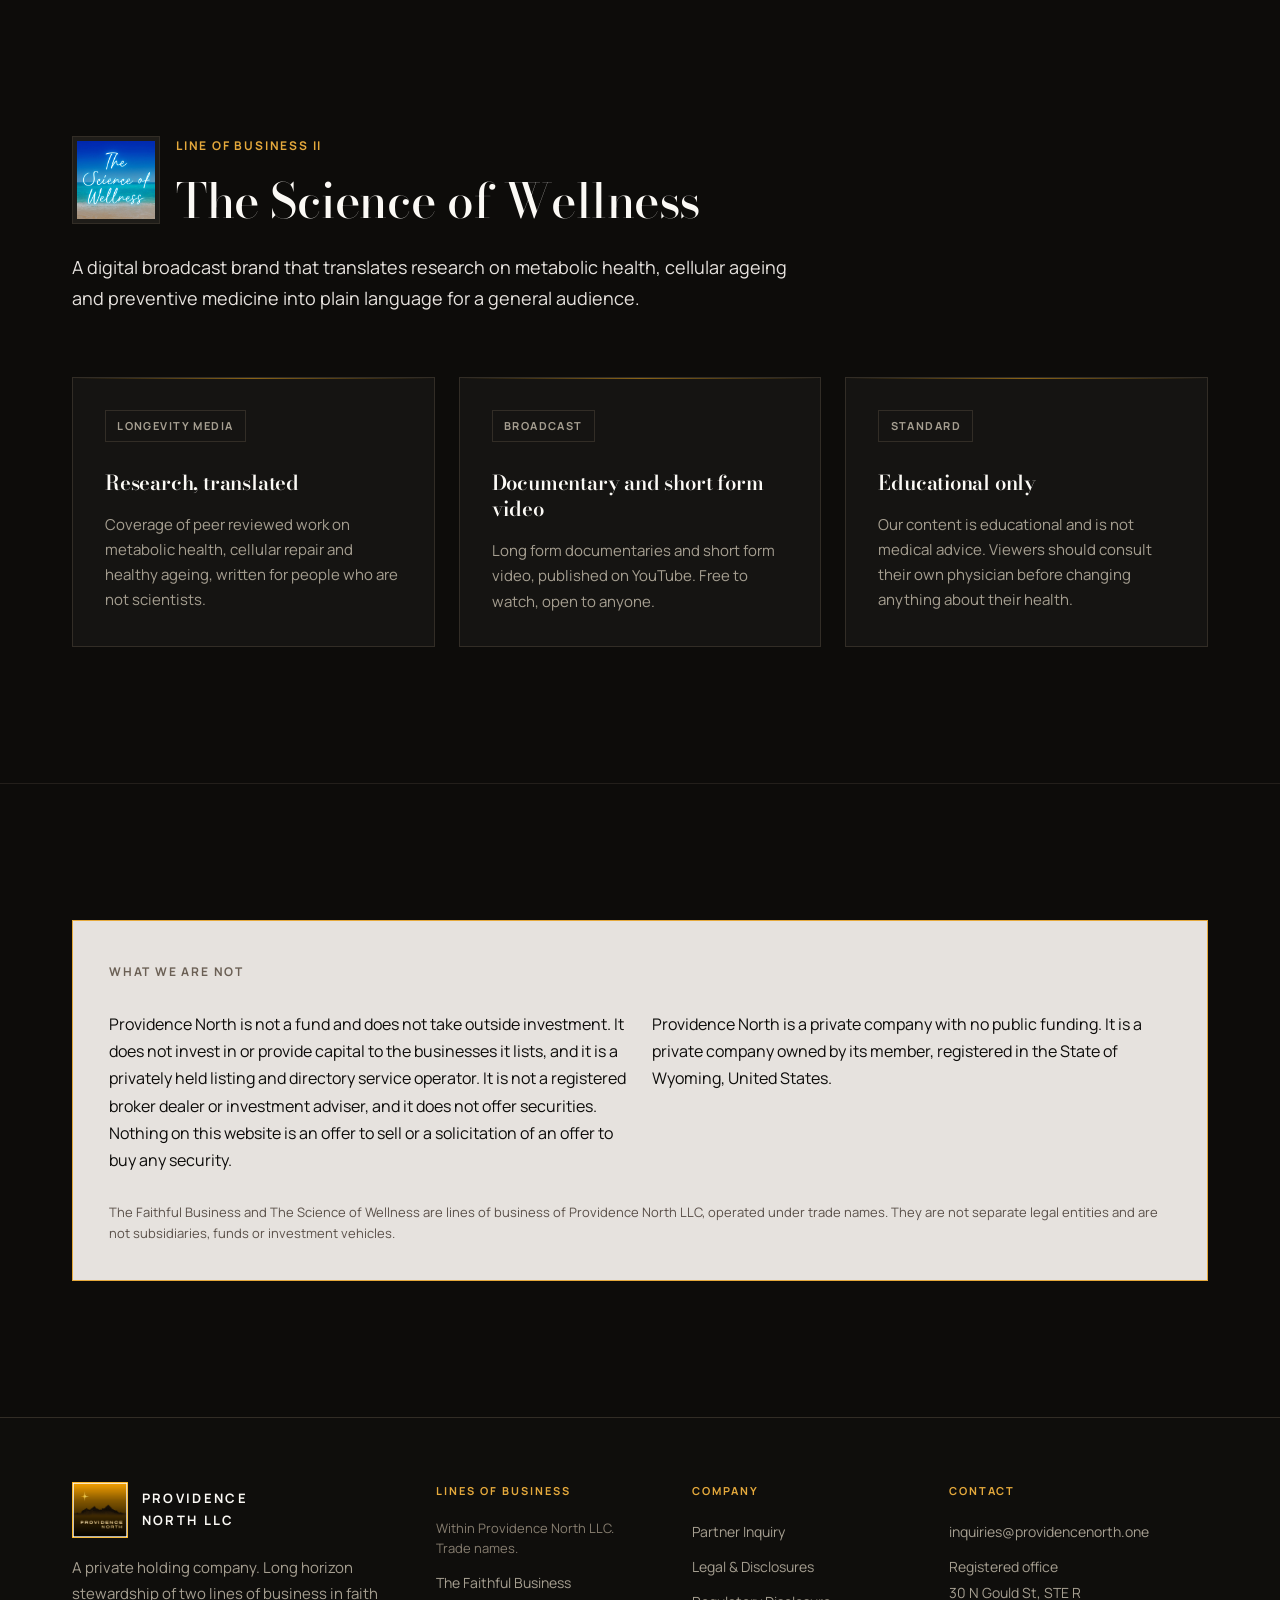
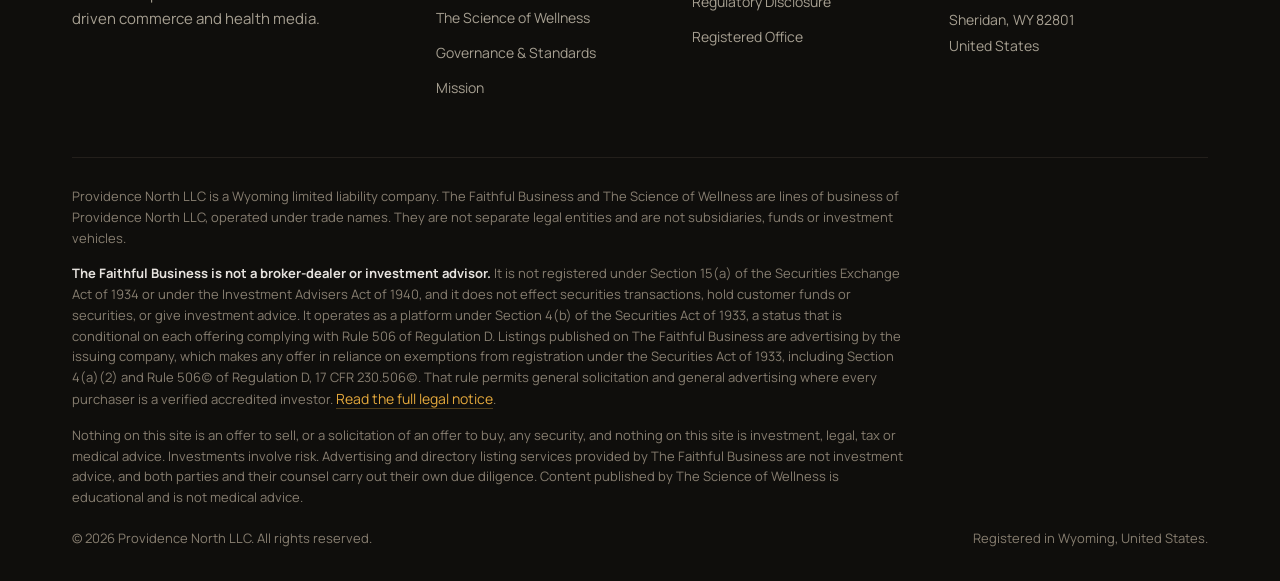
<file: portfolio.html>
<!doctype html>
<html lang="en">
<head>
<meta charset="utf-8">
<meta name="viewport" content="width=device-width,initial-scale=1">
<meta name="google-site-verification" content="dtW0tUk5ViRbOVb6fxeZJgBTp0PClflc0gEktJw7B6U" />
<meta name="msvalidate.01" content="3877DCE52AD8A1F023DF705CC918E046" />
<title>Lines of Business | Providence North LLC</title>
<meta name="description" content="The two lines of business of Providence North LLC: The Faithful Business and The Science of Wellness, operated under trade names.">
<link rel="canonical" href="https://providencenorth.one/portfolio.html">
<meta property="og:type" content="website">
<meta property="og:site_name" content="Providence North LLC">
<meta property="og:title" content="Lines of Business | Providence North LLC">
<meta property="og:description" content="The two lines of business of Providence North LLC: The Faithful Business and The Science of Wellness, operated under trade names.">
<meta property="og:url" content="https://providencenorth.one/portfolio.html">
<meta property="og:image" content="https://providencenorth.one/og-image.jpg">
<meta property="og:image:type" content="image/jpeg">
<meta property="og:image:width" content="1200">
<meta property="og:image:height" content="630">
<meta name="twitter:card" content="summary_large_image">
<meta name="twitter:title" content="Lines of Business | Providence North LLC">
<meta name="twitter:description" content="The two lines of business of Providence North LLC: The Faithful Business and The Science of Wellness, operated under trade names.">
<meta name="twitter:image" content="https://providencenorth.one/og-image.jpg">
<meta name="theme-color" content="#0D0C0A">
<link rel="icon" href="/favicon.svg" type="image/svg+xml">
<link rel="icon" href="/assets/img/favicon-32.png" sizes="32x32">
<link rel="apple-touch-icon" href="/assets/img/apple-touch-icon.png">
<link rel="preload" href="/assets/fonts/bodoni-moda-latin-400_700.woff2" as="font" type="font/woff2" crossorigin>
<link rel="preload" href="/assets/fonts/manrope-latin-400.woff2" as="font" type="font/woff2" crossorigin>
<link rel="stylesheet" href="/assets/css/main.css?v=76284c10">
<script type="application/ld+json">{"@context":"https://schema.org","@graph":[{"@type":"Organization","@id":"https://providencenorth.one/#organization","name":"Providence North LLC","legalName":"Providence North LLC","url":"https://providencenorth.one","description":"Providence North LLC is the Wyoming private holding company that operates The Faithful Business and The Science of Wellness. Not a fund, broker-dealer, or investment adviser. Not a Florida D&B entity, California nursing homes, or Tennessee townhomes.","logo":"https://providencenorth.one/assets/img/providence-north-logo.png","email":"inquiries@providencenorth.one","address":{"@type":"PostalAddress","streetAddress":"30 N Gould St, STE R","addressLocality":"Sheridan","addressRegion":"WY","postalCode":"82801","addressCountry":"US"},"contactPoint":{"@type":"ContactPoint","contactType":"Partner inquiries","email":"inquiries@providencenorth.one","url":"https://providencenorth.one/contact.html"},"subOrganization":[{"@type":"Organization","name":"The Faithful Business","url":"https://www.thefaithfulbusiness.com"},{"@type":"Organization","name":"The Science of Wellness"}]},{"@type":"WebPage","@id":"https://providencenorth.one/portfolio.html#webpage","name":"Lines of Business | Providence North LLC","description":"The two lines of business of Providence North LLC: The Faithful Business and The Science of Wellness, operated under trade names.","url":"https://providencenorth.one/portfolio.html","isPartOf":{"@id":"https://providencenorth.one/#website"},"about":{"@id":"https://providencenorth.one/#organization"},"inLanguage":"en"}]}</script>
</head>
<body>
<a class="skip" href="#main">Skip to content</a>
<header class="hdr">
  <div class="wrap hdr-in">
    <a class="brand" href="/" aria-label="Providence North LLC, home">
      <img class="brand-mark" src="/assets/img/brand-mark@2x.png" alt="" width="72" height="72">
      <span class="brand-txt">
        <span class="brand-name"><span class="ln1">Providence</span><span class="ln2">North</span></span>
        <span class="brand-sub">LLC</span>
      </span>
    </a>
    <nav class="nav" aria-label="Primary"><a href="/">Overview</a><a href="/portfolio.html" aria-current="page">Businesses</a><a href="/governance.html">Governance</a><a href="/mission.html">Mission</a><a href="/contact.html">Contact</a></nav>
    <a class="btn btn-ghost hdr-cta" href="/contact.html">Partner Inquiry</a>
    <button class="burger" id="burger" aria-label="Menu" aria-expanded="false"><i></i><i></i><i></i></button>
  </div>
  <nav class="mnav" id="mnav" aria-label="Mobile"><a href="/">Overview</a><a href="/portfolio.html" aria-current="page">Businesses</a><a href="/governance.html">Governance</a><a href="/mission.html">Mission</a><a href="/contact.html">Contact</a><a href="/contact.html">Partner Inquiry</a></nav>
</header>
<section class="page-head">
  <div class="wrap">
    <span class="label label-gold">Lines of Business within Providence North LLC (Trade Names)</span>
    <h1 class="display mt-s" style="max-width:22ch">Two lines of business, held with patience.</h1>
    <p class="lead mt-m" style="max-width:62ch">Each business is managed on its own terms and held to the same rule: say what is true, deliver what is promised, and keep the books clean. Both are lines of business of Providence North LLC, operated under trade names.</p>
  </div>
</section><section class="sec" id="faithful-business">
  <div class="wrap">
    <div class="entity-head">
      <img src="/assets/img/the-faithful-business-logo.png" alt="The Faithful Business logo" style="width:88px;height:88px">
      <div><span class="label label-gold">Line of Business I</span><h2 class="h2 mt-s">The Faithful Business</h2></div>
    </div>
    <p class="lead" style="max-width:66ch">A network that connects Christians with businesses, founders and professional advisers who share their convictions. We verify the founder’s identity and church membership status. We do not verify a business’s financial merit.</p>
    <div class="grid3 mt-xl">
      <div class="card">
        <span class="chip">Marketplace</span>
        <h3 class="h3 mt-m">Verified member directory</h3>
        <p class="body mt-s">Business owners and professionals list themselves in the network. Verification is limited to identity, active church membership and document completeness. We do not evaluate the financial merit, viability or investment potential of any company.</p>
      </div>
      <div class="card">
        <span class="chip">VC Corner</span>
        <h3 class="h3 mt-m">Founders list, accredited investors subscribe</h3>
        <p class="body mt-s">VC Corner is an advertising and listing service. Founders publish a listing, and accredited investors subscribe to see those listings and contact founders directly. Investors need not be Christian; the accredited standard is what governs. We do not recommend or give investment advice, and due diligence is carried out by both parties and their counsel.</p>
      </div>
      <div class="card">
        <span class="chip chip-mute">The Law Connect</span>
        <h3 class="h3 mt-m">A directory of Christian attorneys</h3>
        <p class="body mt-s">Attorneys publish a listing for their own practice. The directory is advertising, not a curated or recommended panel. Any engagement is between the attorney and the client.</p>
      </div>
    </div>
    <a class="tlink" href="https://www.thefaithfulbusiness.com" rel="noopener" target="_blank" style="display:inline-flex;margin-top:2.5rem">www.thefaithfulbusiness.com <svg class="chev" viewBox="0 0 20 12" width="18" height="11" fill="none" stroke="#E5A93C" stroke-width="1.4"><path d="M0 6h17M12 1l5 5-5 5"/></svg></a>
  </div>
</section><section class="sec" id="science-of-wellness">
  <div class="wrap">
    <div class="entity-head">
      <img src="/assets/img/the-science-of-wellness-logo.png" alt="The Science of Wellness logo" style="width:88px;height:88px">
      <div><span class="label label-gold">Line of Business II</span><h2 class="h2 mt-s">The Science of Wellness</h2></div>
    </div>
    <p class="lead" style="max-width:66ch">A digital broadcast brand that translates research on metabolic health, cellular ageing and preventive medicine into plain language for a general audience.</p>
    <div class="grid3 mt-xl">
      <div class="card">
        <span class="chip chip-mute">Longevity media</span>
        <h3 class="h3 mt-m">Research, translated</h3>
        <p class="body mt-s">Coverage of peer reviewed work on metabolic health, cellular repair and healthy ageing, written for people who are not scientists.</p>
      </div>
      <div class="card">
        <span class="chip chip-mute">Broadcast</span>
        <h3 class="h3 mt-m">Documentary and short form video</h3>
        <p class="body mt-s">Long form documentaries and short form video, published on YouTube. Free to watch, open to anyone.</p>
      </div>
      <div class="card">
        <span class="chip chip-mute">Standard</span>
        <h3 class="h3 mt-m">Educational only</h3>
        <p class="body mt-s">Our content is educational and is not medical advice. Viewers should consult their own physician before changing anything about their health.</p>
      </div>
    </div>
  </div>
</section><section class="sec">
  <div class="wrap">
    <div class="ivory">
      <span class="label">What we are not</span>
      <div class="grid2 mt-m" style="gap:1.5rem">
        <div>
          <p style="font-size:1rem;line-height:1.7;color:#0D0C0A">Providence North is not a fund and does not take outside investment. It does not invest in or provide capital to the businesses it lists, and it is a privately held listing and directory service operator. It is not a registered broker dealer or investment adviser, and it does not offer securities. Nothing on this website is an offer to sell or a solicitation of an offer to buy any security.</p>
        </div>
        <div>
          <p style="font-size:1rem;line-height:1.7;color:#0D0C0A">Providence North is a private company with no public funding. It is a private company owned by its member, registered in the State of Wyoming, United States.</p>
        </div>
      </div>
      <p class="small mt-m" style="color:#5A5049">The Faithful Business and The Science of Wellness are lines of business of Providence North LLC, operated under trade names. They are not separate legal entities and are not subsidiaries, funds or investment vehicles.</p>
    </div>
  </div>
</section><footer class="ftr">
  <div class="wrap">
    <div class="ftr-grid">
      <div>
        <div class="ftr-brand">
          <img src="/assets/img/brand-mark@2x.png" alt="Providence North LLC" width="64" height="64">
          <span class="n">Providence<br>North LLC</span>
        </div>
        <p class="body" style="max-width:34ch">A private holding company. Long horizon stewardship of two lines of business in faith driven commerce and health media.</p>
      </div>
      <div>
        <h5>Lines of Business</h5>
        <p class="small" style="margin:.35rem 0 .6rem">Within Providence North LLC. Trade&nbsp;names.</p>
        <ul>
          <li><a href="/portfolio.html#faithful-business">The Faithful Business</a></li>
          <li><a href="/portfolio.html#science-of-wellness">The Science of Wellness</a></li>
          <li><a href="/governance.html">Governance &amp; Standards</a></li>
          <li><a href="/mission.html">Mission</a></li>
        </ul>
      </div>
      <div>
        <h5>Company</h5>
        <ul>
          <li><a href="/contact.html">Partner Inquiry</a></li>
          <li><a href="/legal.html">Legal &amp; Disclosures</a></li>
          <li><a href="/governance.html#disclosure">Regulatory Disclosure</a></li>
          <li><a href="/contact.html">Registered Office</a></li>
        </ul>
      </div>
      <div>
        <h5>Contact</h5>
        <ul>
          <li><a href="mailto:inquiries@providencenorth.one">inquiries@providencenorth.one</a></li>
          <li><span class="f">Registered office<br>30 N Gould St, STE R<br>Sheridan, WY 82801<br>United States</span></li>
        </ul>
      </div>
    </div>
    <div class="legal">
      <p class="small">Providence North LLC is a Wyoming limited liability company. The Faithful Business and The Science of Wellness are lines of business of Providence North LLC, operated under trade names. They are not separate legal entities and are not subsidiaries, funds or investment vehicles.</p>
      <p class="small"><strong>The Faithful Business is not a broker-dealer or investment advisor.</strong> It is not registered under Section 15(a) of the Securities Exchange Act of 1934 or under the Investment Advisers Act of 1940, and it does not effect securities transactions, hold customer funds or securities, or give investment advice. It operates as a platform under Section 4(b) of the Securities Act of 1933, a status that is conditional on each offering complying with Rule 506 of Regulation D. Listings published on The Faithful Business are advertising by the issuing company, which makes any offer in reliance on exemptions from registration under the Securities Act of 1933, including Section 4(a)(2) and Rule 506(c) of Regulation D, 17 CFR 230.506(c). That rule permits general solicitation and general advertising where every purchaser is a verified accredited investor. <a href="/legal.html">Read the full legal notice</a>.</p>
      <p class="small">Nothing on this site is an offer to sell, or a solicitation of an offer to buy, any security, and nothing on this site is investment, legal, tax or medical advice. Investments involve risk. Advertising and directory listing services provided by The Faithful Business are not investment advice, and both parties and their counsel carry out their own due diligence. Content published by The Science of Wellness is educational and is not medical advice.</p>
      <div class="copy">
        <span class="small">&copy; 2026 Providence North LLC. All rights reserved.</span>
        <span class="small">Registered in Wyoming, United States.</span>
      </div>
    </div>
  </div>
</footer>
<script src="/assets/js/main.js" defer></script>
</body></html>
</file>
<file: assets/css/main.css>
/* Providence North LLC — self-hosted brand fonts.
   Bodoni Moda (headlines) + Manrope (body), latin + latin-ext subsets.
   Sourced from Google Fonts under the SIL Open Font License 1.1.
   Self-hosted to remove the third-party CDN dependency and the FOUC risk. */
@font-face{font-family:'Bodoni Moda';font-style:normal;font-weight:400 700;font-display:swap;src:url('/assets/fonts/bodoni-moda-latinext-400_700.woff2') format('woff2');unicode-range:U+0100-02BA, U+02BD-02C5, U+02C7-02CC, U+02CE-02D7, U+02DD-02FF, U+0304, U+0308, U+0329, U+1D00-1DBF, U+1E00-1E9F, U+1EF2-1EFF, U+2020, U+20A0-20AB, U+20AD-20C0, U+2113, U+2C60-2C7F, U+A720-A7FF}
@font-face{font-family:'Bodoni Moda';font-style:normal;font-weight:400 700;font-display:swap;src:url('/assets/fonts/bodoni-moda-latin-400_700.woff2') format('woff2');unicode-range:U+0000-00FF, U+0131, U+0152-0153, U+02BB-02BC, U+02C6, U+02DA, U+02DC, U+0304, U+0308, U+0329, U+2000-206F, U+20AC, U+2122, U+2191, U+2193, U+2212, U+2215, U+FEFF, U+FFFD}
@font-face{font-family:'Manrope';font-style:normal;font-weight:400;font-display:swap;src:url('/assets/fonts/manrope-latinext-400.woff2') format('woff2');unicode-range:U+0100-02BA, U+02BD-02C5, U+02C7-02CC, U+02CE-02D7, U+02DD-02FF, U+0304, U+0308, U+0329, U+1D00-1DBF, U+1E00-1E9F, U+1EF2-1EFF, U+2020, U+20A0-20AB, U+20AD-20C0, U+2113, U+2C60-2C7F, U+A720-A7FF}
@font-face{font-family:'Manrope';font-style:normal;font-weight:400;font-display:swap;src:url('/assets/fonts/manrope-latin-400.woff2') format('woff2');unicode-range:U+0000-00FF, U+0131, U+0152-0153, U+02BB-02BC, U+02C6, U+02DA, U+02DC, U+0304, U+0308, U+0329, U+2000-206F, U+20AC, U+2122, U+2191, U+2193, U+2212, U+2215, U+FEFF, U+FFFD}
@font-face{font-family:'Manrope';font-style:normal;font-weight:600;font-display:swap;src:url('/assets/fonts/manrope-latinext-400.woff2') format('woff2');unicode-range:U+0100-02BA, U+02BD-02C5, U+02C7-02CC, U+02CE-02D7, U+02DD-02FF, U+0304, U+0308, U+0329, U+1D00-1DBF, U+1E00-1E9F, U+1EF2-1EFF, U+2020, U+20A0-20AB, U+20AD-20C0, U+2113, U+2C60-2C7F, U+A720-A7FF}
@font-face{font-family:'Manrope';font-style:normal;font-weight:600;font-display:swap;src:url('/assets/fonts/manrope-latin-400.woff2') format('woff2');unicode-range:U+0000-00FF, U+0131, U+0152-0153, U+02BB-02BC, U+02C6, U+02DA, U+02DC, U+0304, U+0308, U+0329, U+2000-206F, U+20AC, U+2122, U+2191, U+2193, U+2212, U+2215, U+FEFF, U+FFFD}
@font-face{font-family:'Manrope';font-style:normal;font-weight:700;font-display:swap;src:url('/assets/fonts/manrope-latinext-400.woff2') format('woff2');unicode-range:U+0100-02BA, U+02BD-02C5, U+02C7-02CC, U+02CE-02D7, U+02DD-02FF, U+0304, U+0308, U+0329, U+1D00-1DBF, U+1E00-1E9F, U+1EF2-1EFF, U+2020, U+20A0-20AB, U+20AD-20C0, U+2113, U+2C60-2C7F, U+A720-A7FF}
@font-face{font-family:'Manrope';font-style:normal;font-weight:700;font-display:swap;src:url('/assets/fonts/manrope-latin-400.woff2') format('woff2');unicode-range:U+0000-00FF, U+0131, U+0152-0153, U+02BB-02BC, U+02C6, U+02DA, U+02DC, U+0304, U+0308, U+0329, U+2000-206F, U+20AC, U+2122, U+2191, U+2193, U+2212, U+2215, U+FEFF, U+FFFD}

/* Providence North LLC — main.css
   Palette and type tokens are taken from the Providence North brand mark
   (gold hour sky over an obsidian ridgeline) and the designer's
   "Providence Sovereign" DESIGN.md token set. Zero border radius throughout.
   ------------------------------------------------------------------------ */

:root{
  /* Obsidian core + stratified surfaces */
  --obsidian:#0D0C0A;
  --surface-0:#0F0E0C;
  --surface-1:#151412;
  --surface-2:#1F1D19;
  --surface-3:#2A2722;
  --surface-4:#363432;

  /* Metal ramp: sampled directly off the logo sky */
  --gold:#E5A93C;
  --champagne:#F4D389;
  --bronze:#C2841E;
  --gold-deep:#8A6416;

  /* Ink */
  --ivory:#FBF9F5;
  --bone:#E6E2DE;
  --muted:#A69F91;
  --dim:#877E70;

  /* Hairlines */
  --line:#231F1B;
  --line-2:#322D26;
  --line-gold:rgba(229,169,60,.30);
  --line-gold-strong:rgba(229,169,60,.55);

  --font-display:'Bodoni Moda',"Times New Roman",serif;
  --font-body:'Manrope',ui-sans-serif,system-ui,sans-serif;

  --track:.18em;
  --max:1320px;
  --gut:1.25rem;

  --glow:0 0 24px -4px rgba(229,169,60,.18);
}

*,*::before,*::after{box-sizing:border-box;border-radius:0}
html{-webkit-text-size-adjust:100%;scroll-behavior:smooth}
body{
  margin:0;background:var(--obsidian);color:var(--ivory);
  font-family:var(--font-body);font-size:1rem;line-height:1.65;font-weight:400;
  -webkit-font-smoothing:antialiased;text-rendering:optimizeLegibility;
  overflow-x:hidden;
}
img{max-width:100%;height:auto;display:block}
a{color:inherit;text-decoration:none}
h1,h2,h3,h4{font-family:var(--font-display);font-weight:500;margin:0;letter-spacing:-.01em}
p{margin:0}
::selection{background:var(--gold);color:var(--obsidian)}
:focus-visible{outline:2px solid var(--gold);outline-offset:3px}

/* ---------- layout ---------- */
.wrap{width:100%;max-width:var(--max);margin:0 auto;padding:0 var(--gut)}
.wrap-narrow{max-width:860px}
.sec{padding:5.5rem 0;border-top:1px solid var(--line)}
.sec:first-of-type{border-top:0}
@media(min-width:768px){ .sec{padding:7rem 0} :root{--gut:2.5rem} }
@media(min-width:1200px){ .sec{padding:8.5rem 0} :root{--gut:4.5rem} }

/* ---------- type ---------- */
.label{
  font-family:var(--font-body);font-size:.75rem;font-weight:700;
  letter-spacing:.15em;text-transform:uppercase;color:var(--dim);
}
.label-gold{color:var(--gold)}
.display{font-size:2.2rem;line-height:1.14;font-weight:500;text-wrap:balance}
@media(min-width:768px){ .display{font-size:3.4rem;line-height:1.1} }
@media(min-width:1200px){ .display{font-size:4rem;line-height:1.08} }
.h2{font-size:1.85rem;line-height:1.18;text-wrap:balance}
@media(min-width:768px){ .h2{font-size:2.45rem} }
@media(min-width:1200px){ .h2{font-size:3rem} }
.h3{font-size:1.28rem;line-height:1.28;font-weight:600}
.lead{font-size:1.0625rem;line-height:1.7;color:var(--bone)}
@media(min-width:768px){ .lead{font-size:1.125rem} }
.body{font-size:.9375rem;line-height:1.68;color:var(--muted)}
.small{font-size:.8125rem;line-height:1.6;color:var(--dim)}
.rule-gold{height:1px;border:0;margin:0;
  background:linear-gradient(90deg,transparent 0%,var(--gold) 35%,var(--gold) 65%,transparent 100%)}
.glowline{position:relative}
.glowline::before{content:"";position:absolute;top:0;left:0;right:0;height:1px;
  background:linear-gradient(90deg,transparent,var(--gold),transparent)}

/* ---------- buttons ---------- */
.btn{
  display:inline-flex;align-items:center;gap:.6rem;
  font-family:var(--font-body);font-size:.6875rem;font-weight:700;
  letter-spacing:var(--track);text-transform:uppercase;
  padding:.95rem 1.9rem;border:1px solid transparent;cursor:pointer;
  transition:background-color .2s ease,color .2s ease,border-color .2s ease,box-shadow .25s ease;
}
.btn-primary{background:var(--gold);color:var(--obsidian)}
.btn-primary:hover{background:var(--champagne);box-shadow:var(--glow)}
.btn-ghost{background:rgba(229,169,60,.05);color:var(--ivory);border-color:rgba(229,169,60,.78)}
.btn-ghost:hover{background:var(--surface-2);border-color:var(--champagne)}
.tlink{
  display:inline-flex;align-items:center;gap:.7rem;
  font-size:.6875rem;font-weight:700;letter-spacing:var(--track);text-transform:uppercase;
  color:var(--gold);padding-bottom:.35rem;border-bottom:1px solid var(--line-gold);
  transition:border-color .2s ease,color .2s ease;
}
.tlink:hover{border-color:var(--gold);color:var(--champagne)}
.tlink .chev{transition:transform .2s ease}
.tlink:hover .chev{transform:translateX(4px)}

/* ---------- header ---------- */
.hdr{position:sticky;top:0;z-index:60;background:rgba(13,12,10,.92);
  -webkit-backdrop-filter:blur(14px);backdrop-filter:blur(14px);
  border-bottom:1px solid var(--line-2)}
.hdr-in{display:flex;align-items:center;gap:1.25rem;height:96px}
@media(max-width:520px){ .hdr-in{height:80px} }
.brand{display:flex;align-items:center;gap:.8rem;flex:0 0 auto;padding-right:.25rem}
/* The mark is Kevin's supplied Providence North logo artwork, drawn larger than the
   old 40px placeholder so the star, ridge line and wordmark all stay readable. */
.brand-mark{width:72px;height:72px;flex:0 0 auto;border-radius:4px;
  box-shadow:0 0 0 1px rgba(229,169,60,.22)}
/* Two-line wordmark lockup (task 279). The name is set on two stacked lines sized to
   the mark: 30px x .98 line-height x 2 lines = 58.8px, plus the LLC tag = 71.2px,
   against a 72px mark. The block therefore fills the header height top to bottom
   instead of floating small beside the logo.
   letter-spacing: line 1 carries ten characters so it is tightened; line 2 uses the
   site's standard --track, which spreads NORTH out until the two lines read as one
   block rather than a long line over a short one. */
.brand-txt{display:flex;flex-direction:column;justify-content:center;gap:.15rem}
.brand-name{display:flex;flex-direction:column;font-family:var(--font-body);
  font-size:1.875rem;font-weight:700;line-height:.98;text-transform:uppercase;
  color:var(--ivory);white-space:nowrap}
.brand-name .ln1{letter-spacing:.04em}
/* Task 280 — weight split in the wordmark: "Providence" is the bold line, "North"
   is set regular. Both weights are real rather than synthesised: the self-hosted
   Manrope file is a variable font (wght 200..800) and the engine instantiates the
   axis from the declared face, measured at +8.7px of advance width on the same
   string at 700 vs 400 (t280/metrics-before.json, `probe`). */
.brand-name .ln2{font-weight:400;letter-spacing:var(--track)}
.brand-sub{font-size:.625rem;font-weight:600;letter-spacing:.15em;line-height:1;
  text-transform:uppercase;color:var(--muted)}
/* 1024-1279px is the tight band: the nav is on screen and shares the row with the
   lockup. Measured ceiling at 1024px is a 184px line, so the name runs 27px -> 30px
   across the band and meets the 28px below it and the 30px above it at both ends. */
@media(max-width:1023px){ .brand-name{font-size:1.75rem} }
@media(min-width:1024px) and (max-width:1279px){
  .brand-name{font-size:clamp(1.6875rem,.935rem + 1.1765vw,1.875rem)} }
@media(max-width:520px){ .brand-sub{display:none} .brand-mark{width:56px;height:56px} }
.nav{margin-left:auto;display:none;align-items:center;gap:2rem}
.nav a{font-size:.6875rem;font-weight:600;letter-spacing:var(--track);
  text-transform:uppercase;color:var(--muted);padding:.68rem 0;
  border-bottom:1px solid transparent;transition:color .18s ease,border-color .18s ease}
.nav a:hover{color:var(--ivory)}
.nav a[aria-current="page"]{color:var(--gold);border-bottom-color:var(--gold)}
.hdr-cta{display:none;margin-left:2.25rem}
@media(min-width:1024px){ .nav{display:flex} .hdr-cta{display:inline-flex} }
/* 16px of padding all round keeps the tap target at 44px+ on a phone. */
.burger{margin-left:auto;display:inline-flex;flex-direction:column;gap:5px;
  background:none;border:0;padding:1rem;min-width:44px;min-height:44px;
  align-items:center;justify-content:center;border-radius:4px;cursor:pointer}
.burger:hover{background:rgba(229,169,60,.10)}
.burger i{display:block;width:22px;height:1px;background:var(--ivory)}
@media(min-width:1024px){ .burger{display:none} }
.mnav{display:none;border-top:1px solid var(--line-2);background:var(--obsidian);
  padding:0 var(--gut) calc(.5rem + env(safe-area-inset-bottom,0px))}
.mnav.open{display:block}
.mnav a{display:block;padding:1rem 0;border-bottom:1px solid var(--line);
  font-size:.75rem;font-weight:600;letter-spacing:var(--track);text-transform:uppercase;color:var(--muted)}
.mnav a[aria-current="page"]{color:var(--gold)}

/* ---------- hero ---------- */
.hero{position:relative;isolation:isolate;overflow:hidden;
  border-bottom:1px solid var(--line-2)}
.hero-bg{position:absolute;inset:0;z-index:-2}
.hero-bg picture{position:absolute;inset:0;display:block}
/* The banner is a multi-peak ridge with the top half left as open sky. The framing
   is biased upward so the range sits along the lower third of the hero and the
   headline, subhead and pill all fall on sky rather than on the silhouette. */
.hero-bg img{width:100%;height:100%;object-fit:cover;object-position:50% 28%}
.hero-bg::after{content:"";position:absolute;inset:0;
  background:linear-gradient(180deg,rgba(13,12,10,.90) 0%,rgba(13,12,10,.62) 10%,rgba(13,12,10,.30) 26%,rgba(13,12,10,.22) 50%,rgba(13,12,10,.42) 72%,rgba(13,12,10,.88) 90%,var(--obsidian) 100%)}
.hero-scrim{position:absolute;inset:0;z-index:-1;
  background:radial-gradient(ellipse 82% 72% at 50% 42%,rgba(13,12,10,.38) 0%,rgba(13,12,10,.26) 45%,rgba(13,12,10,.08) 74%,rgba(13,12,10,0) 100%)}
.hero-in{position:relative;padding:2rem 1.25rem 2.5rem;text-align:center}
@media(min-width:768px){ .hero-in{padding:3.25rem 2rem 3.75rem} }
.hero-star{width:54px;height:54px;margin:0 auto 1.15rem;display:block;
  filter:drop-shadow(0 0 18px rgba(244,211,137,.42))}
.hero h1{margin:1.25rem auto 0;max-width:19ch;color:var(--ivory);
  text-shadow:0 2px 26px rgba(13,12,10,.62)}
@media(min-width:1024px){ .hero h1{max-width:17ch} }
.hero .lead{margin:1.75rem auto 0;max-width:52ch;color:var(--bone);
  text-shadow:0 1px 18px rgba(13,12,10,.55)}
.hero-pill{display:inline-flex;align-items:center;gap:.6rem;margin-top:1.2rem;
  padding:.6rem 1.15rem;border:1px solid rgba(229,169,60,.55);
  -webkit-backdrop-filter:blur(4px);backdrop-filter:blur(4px);
  background:rgba(13,12,10,.55);
  font-size:.6875rem;font-weight:700;letter-spacing:var(--track);
  text-transform:uppercase;color:var(--champagne)}
.hero-pill .dot{width:6px;height:6px;background:var(--gold);flex:0 0 auto}
.hero-cta{display:flex;flex-wrap:wrap;gap:.9rem;justify-content:center;margin-top:1.3rem}
.hero-in .label{color:var(--champagne);text-shadow:0 1px 12px rgba(13,12,10,.7)}
.hairline{position:absolute;left:0;right:0;bottom:0;height:1px;
  background:linear-gradient(90deg,transparent,var(--line-gold-strong),transparent)}

/* Below 1280px the hero crop shows a brighter, narrower slice of the artwork and the
   text stack occupies most of the hero, so the overlay is deepened to hold WCAG AA.
   Measured worst case behind the glyph boxes: h1 8.2:1, lead 6.3:1, pill 13.6:1. */
@media(max-width:1279px){
  .hero-bg::after{background:linear-gradient(180deg,rgba(13,12,10,.90) 0%,rgba(13,12,10,.62) 12%,rgba(13,12,10,.52) 24%,rgba(13,12,10,.48) 50%,rgba(13,12,10,.54) 76%,rgba(13,12,10,.90) 92%,var(--obsidian) 100%)}
  .hero-scrim{background:radial-gradient(ellipse 82% 72% at 50% 42%,rgba(13,12,10,.62) 0%,rgba(13,12,10,.46) 45%,rgba(13,12,10,.14) 74%,rgba(13,12,10,0) 100%)}
}

/* ---------- pillars ---------- */
.pillars{display:grid;grid-template-columns:1fr;border-top:1px solid var(--line)}
@media(min-width:640px){ .pillars{grid-template-columns:1fr 1fr} }
@media(min-width:1024px){ .pillars{grid-template-columns:repeat(4,1fr)} }
.pillar{padding:1.9rem 1.5rem;border-bottom:1px solid var(--line);
  border-right:1px solid var(--line)}
.pillar .k{font-size:1.0625rem;font-weight:600;color:var(--ivory);
  font-family:var(--font-body);letter-spacing:.01em}
.pillar .v{font-size:.8125rem;color:var(--champagne);margin-top:.3rem}
.pillar .u{font-size:.8125rem;color:var(--dim);margin-top:.15rem}

/* ---------- cards ---------- */
.grid2{display:grid;grid-template-columns:1fr;gap:1.5rem}
@media(min-width:900px){ .grid2{grid-template-columns:1fr 1fr} }
.grid3{display:grid;grid-template-columns:1fr;gap:1.5rem}
@media(min-width:900px){ .grid3{grid-template-columns:repeat(3,1fr)} }
.card{background:var(--surface-1);border:1px solid var(--line-2);
  padding:2rem;position:relative}
.card::before{content:"";position:absolute;top:0;left:0;right:0;height:1px;
  background:linear-gradient(90deg,transparent,var(--gold-deep),transparent)}
.ivory{background:var(--bone);color:var(--obsidian);border:1px solid var(--gold);padding:2.25rem}
.ivory::before{display:none}
.ivory .label{color:#6B6055}
.chip{display:inline-flex;align-items:center;gap:.5rem;padding:.35rem .7rem;
  border:1px solid var(--line-gold);background:rgba(229,169,60,.07);
  font-size:.6875rem;font-weight:700;letter-spacing:.13em;
  text-transform:uppercase;color:var(--champagne)}
.chip-mute{border-color:var(--line-2);background:var(--surface-1);color:var(--muted)}
.entity-head{display:flex;flex-direction:column;align-items:flex-start;gap:1rem;margin-bottom:1.4rem}
@media(min-width:640px){ .entity-head{flex-direction:row;align-items:center} }
.entity-head img{width:64px;height:64px;object-fit:contain;background:var(--surface-2);
  border:1px solid var(--line-2);padding:4px}
.feat{display:flex;gap:.9rem;align-items:flex-start;margin-top:1.15rem}
.feat svg{flex:0 0 auto;width:22px;height:22px;margin-top:.15rem}
.feat .ft{font-size:.9375rem;font-weight:600;color:var(--ivory)}
.feat .fb{font-size:.8125rem;color:var(--muted);margin-top:.25rem;line-height:1.6}
.triad-no{font-family:var(--font-display);font-size:2rem;color:var(--gold-deep);line-height:1}

/* ---------- contact form ---------- */
.field{margin-bottom:1.35rem}
.field label{display:block;margin-bottom:.55rem}
.field input,.field select,.field textarea{
  width:100%;background:var(--obsidian);border:1px solid var(--line-2);
  color:var(--ivory);font-family:var(--font-body);font-size:.9375rem;
  padding:.85rem 1rem;appearance:none}
.field textarea{min-height:140px;resize:vertical}
.field input:focus,.field select:focus,.field textarea:focus{
  border-color:var(--gold);outline:none}
.field select{background-image:linear-gradient(45deg,transparent 50%,var(--muted) 50%),
  linear-gradient(135deg,var(--muted) 50%,transparent 50%);
  background-position:calc(100% - 20px) 50%,calc(100% - 15px) 50%;
  background-size:5px 5px,5px 5px;background-repeat:no-repeat}

/* ---------- footer ---------- */
.ftr{border-top:1px solid var(--line-2);background:var(--surface-0);padding:4rem 0 2rem}
.ftr-grid{display:grid;grid-template-columns:1fr;gap:2.5rem}
@media(min-width:700px){ .ftr-grid{grid-template-columns:1fr 1fr} }
@media(min-width:1024px){ .ftr-grid{grid-template-columns:1.5fr 1fr 1fr 1.2fr} }
.ftr h5{margin:0 0 1.1rem;font-family:var(--font-body);font-size:.6875rem;font-weight:700;
  letter-spacing:var(--track);text-transform:uppercase;color:var(--gold)}
.ftr ul{list-style:none;margin:0;padding:0}
.ftr li{margin-bottom:.55rem}
.ftr a,.ftr span.f{font-size:.875rem;color:var(--muted);transition:color .18s ease}
.ftr a:hover{color:var(--champagne)}
.ftr-brand{display:flex;align-items:center;gap:.85rem;margin-bottom:1.1rem}
.ftr-brand img{width:56px;height:56px;object-fit:contain}
.ftr-brand .n{font-size:.8125rem;font-weight:700;letter-spacing:var(--track);
  text-transform:uppercase;color:var(--ivory)}
.legal{margin-top:3rem;padding-top:1.75rem;border-top:1px solid var(--line)}
.legal p+p{margin-top:.9rem}
.legal .small{max-width:104ch}
.legal a{color:var(--gold);border-bottom:1px solid var(--line-gold);transition:color .18s ease,border-color .18s ease}
.legal a:hover{color:var(--champagne);border-color:var(--gold)}
.legal strong{color:var(--bone);font-weight:700}
.copy{margin-top:1.25rem;display:flex;flex-wrap:wrap;gap:.75rem;justify-content:space-between}

/* ---------- misc ---------- */
.crumb{padding:2.5rem 0 0}
.page-head{padding:3.25rem 0 3.5rem;border-bottom:1px solid var(--line)}
@media(min-width:768px){ .page-head{padding:5rem 0 5rem} }
.stack>*+*{margin-top:1.15rem}
.mt-s{margin-top:1rem}.mt-m{margin-top:1.75rem}.mt-l{margin-top:2.75rem}.mt-xl{margin-top:4rem}
.center{text-align:center}
.split{display:grid;grid-template-columns:1fr;gap:2.5rem}
@media(min-width:960px){ .split{grid-template-columns:1.15fr .85fr} }
.eyebrow-row{display:flex;align-items:center;gap:1rem;margin-bottom:1.4rem}
.eyebrow-row::after{content:"";flex:1;height:1px;background:var(--line-2)}
.skip{position:absolute;left:-9999px}
.skip:focus{left:1rem;top:1rem;z-index:99;background:var(--gold);color:var(--obsidian);
  padding:.6rem 1rem;font-size:.75rem;font-weight:700;letter-spacing:var(--track)}
</file>
